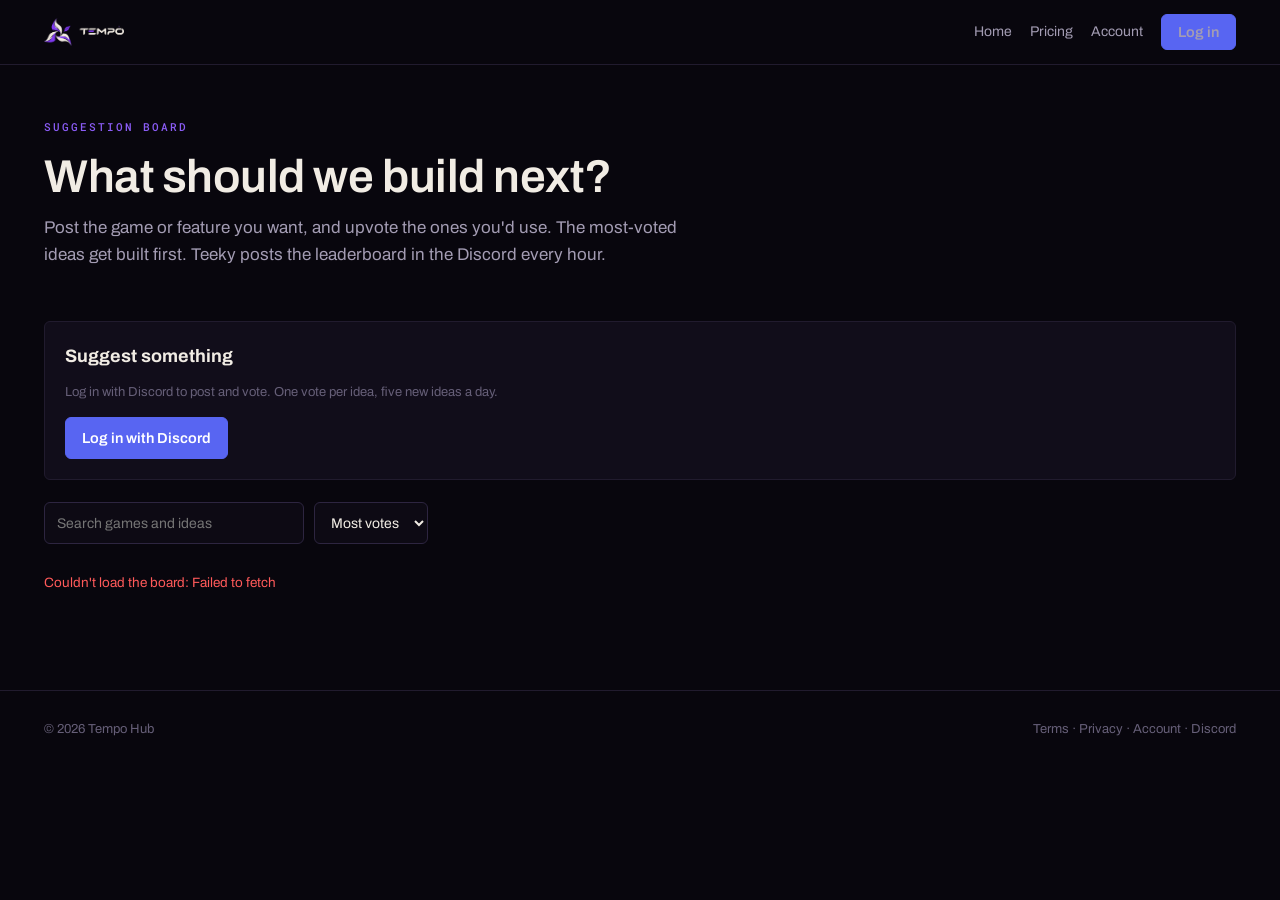
<file: board.html>
<!doctype html>
<html lang="en">
<head>
<meta charset="utf-8">
<script>(function(){var p=location.pathname;if(/\.html$/.test(p))history.replaceState(null,"",p.replace(/(index)?\.html$/,"")+location.search+location.hash)})()</script>
<meta name="viewport" content="width=device-width, initial-scale=1">
<title>Suggestion Board · Tempo Hub</title>
<meta name="description" content="Vote on the next Tempo Hub game and features. Log in with Discord, post an idea, upvote the ones you want.">
<meta name="theme-color" content="#08060d">
<link rel="icon" href="assets/tempo-icon.png">
<link href="https://fonts.googleapis.com/css2?family=Michroma&family=Archivo:wght@400;500;600;700&family=Roboto+Mono:wght@400;500&display=swap" rel="stylesheet">
<style>
:root{
  --bg:#08060d; --bg2:#0d0a14; --panel:#110d1a; --line:#211b2e; --line2:#2d2540;
  --text:#f1ece4; --dim:#a39cb3; --faint:#665f78;
  --ice:#8b5cf6; --ice2:#b49cff; --green:#3ddc84; --amber:#ffb547; --red:#ff5a5a; --violet:#f472b6;
  --r:6px;
}
*{box-sizing:border-box}
body{margin:0;background:var(--bg);color:var(--text);font:16px/1.6 Archivo,system-ui,sans-serif;-webkit-font-smoothing:antialiased}
a{color:var(--ice)}
[hidden]{display:none!important}
.wrap{max-width:1240px;margin:0 auto;padding:0 24px}
nav{border-bottom:1px solid var(--line)}
nav .wrap{height:64px;display:flex;align-items:center;justify-content:space-between;gap:16px}
.brand{display:flex;align-items:center;gap:10px;font:14px Michroma,sans-serif;letter-spacing:.14em;color:var(--text);text-decoration:none}
.brand img{height:28px;width:auto;display:block}
.navr{display:flex;align-items:center;gap:18px;font-size:14px}
.navr a{color:var(--dim);text-decoration:none}
.navr a:hover{color:var(--text)}
.who{display:flex;align-items:center;gap:10px;color:var(--dim)}
.who img,.who .ph{width:28px;height:28px;border-radius:50%;background:var(--line2);display:grid;place-items:center;font-weight:600;color:var(--text);font-size:13px}
main{padding:48px 0 96px}
.eyebrow{font:500 11px/1 "Roboto Mono",monospace;letter-spacing:.18em;text-transform:uppercase;color:var(--ice)}
h1{font-size:clamp(30px,4.6vw,46px);line-height:1.08;margin:14px 0 12px;font-weight:600;letter-spacing:-.01em}
.lead{color:var(--dim);font-size:17px;max-width:640px;margin:0}
.btn{display:inline-flex;align-items:center;justify-content:center;gap:10px;height:42px;padding:0 16px;border-radius:var(--r);font:600 14.5px Archivo,sans-serif;border:1px solid var(--line2);background:none;color:var(--text);cursor:pointer;text-decoration:none;white-space:nowrap}
.btn:hover{border-color:var(--faint)}
.btn:disabled{opacity:.4;cursor:not-allowed}
.btn-primary{background:var(--ice);color:#fff;border-color:var(--ice)}
.btn-primary:hover{background:var(--ice2);border-color:var(--ice2)}
.btn-discord{background:#5865f2;border-color:#5865f2;color:#fff}
.btn-discord:hover{background:#6d78f5;border-color:#6d78f5}
.row{display:flex;gap:10px;align-items:center;flex-wrap:wrap}
input,select,textarea{background:var(--bg2);border:1px solid var(--line2);border-radius:var(--r);color:var(--text);font:14px Archivo,sans-serif;padding:0 12px;outline:none}
input,select{height:42px}
textarea{width:100%;padding:10px 12px;resize:vertical;min-height:84px}
input:focus,select:focus,textarea:focus{border-color:var(--ice)}
.err{color:var(--red);font-size:13.5px;margin:10px 0 0}
.note{color:var(--faint);font-size:13px;margin:10px 0 0}

/* the most-wanted strip */
.top{display:flex;gap:10px;flex-wrap:wrap;margin:30px 0 8px}
.chip{display:flex;align-items:center;gap:10px;border:1px solid var(--line2);border-radius:999px;padding:7px 14px 7px 8px;background:var(--panel);font-size:14px;cursor:pointer}
.chip b{font:500 12px "Roboto Mono",monospace;background:var(--line2);border-radius:999px;padding:2px 8px;color:var(--ice2)}
.chip.on{border-color:var(--ice)}
.chip .rank{font:500 11px "Roboto Mono",monospace;color:var(--faint);padding-left:4px}

.tools{display:flex;justify-content:space-between;align-items:center;gap:12px;flex-wrap:wrap;margin:22px 0 18px}
.tools input{width:260px}

/* the board */
.board{display:grid;grid-template-columns:repeat(4,minmax(0,1fr));gap:14px;align-items:start}
.col{border:1px solid var(--line);border-radius:var(--r);background:var(--bg2);min-height:220px}
.colh{display:flex;justify-content:space-between;align-items:center;padding:13px 14px;border-bottom:1px solid var(--line)}
.colh b{font:500 11.5px "Roboto Mono",monospace;letter-spacing:.14em;text-transform:uppercase}
.colh span{font:500 11px "Roboto Mono",monospace;color:var(--faint)}
.col[data-s=open] .colh b{color:var(--ice)}
.col[data-s=planned] .colh b{color:var(--violet)}
.col[data-s=building] .colh b{color:var(--amber)}
.col[data-s=done] .colh b{color:var(--green)}
.cards{display:grid;gap:10px;padding:12px}
.card{display:grid;grid-template-columns:auto 1fr;gap:12px;border:1px solid var(--line2);border-radius:var(--r);background:var(--panel);padding:12px}
.vote{display:grid;justify-items:center;align-content:start;gap:2px;width:42px;height:52px;border:1px solid var(--line2);border-radius:var(--r);background:var(--bg2);color:var(--dim);cursor:pointer;font:500 13px "Roboto Mono",monospace;padding-top:6px}
.vote:hover{border-color:var(--faint);color:var(--text)}
.vote.on{border-color:var(--ice);color:var(--ice2);background:rgba(139,92,246,.12)}
.vote i{font-style:normal;font-size:11px;line-height:1}
.game{font:500 10.5px "Roboto Mono",monospace;letter-spacing:.1em;text-transform:uppercase;color:var(--ice)}
.title{font-weight:600;font-size:15px;line-height:1.35;margin:3px 0 4px;word-break:break-word}
.body{color:var(--dim);font-size:13.5px;line-height:1.5;white-space:pre-wrap;word-break:break-word;display:-webkit-box;-webkit-line-clamp:4;-webkit-box-orient:vertical;overflow:hidden;cursor:pointer}
.body.open{display:block}
.meta{color:var(--faint);font-size:12px;margin-top:6px}
.admin{display:flex;gap:6px;margin-top:8px}
.admin select{height:30px;font-size:12px;padding:0 6px}
.admin button{height:30px;font-size:12px;padding:0 8px;border:1px solid var(--line2);border-radius:var(--r);background:none;color:var(--red);cursor:pointer}
.empty{color:var(--faint);font-size:13.5px;padding:6px 2px}

/* the post form */
.post{border:1px solid var(--line);border-radius:var(--r);background:var(--panel);padding:20px;margin-top:22px}
.post h2{font-size:18px;margin:0 0 12px}
.post .grid2{display:grid;grid-template-columns:240px 1fr;gap:10px}

footer{border-top:1px solid var(--line);color:var(--faint);font-size:13px}
footer .wrap{padding:28px 24px 44px;display:flex;justify-content:space-between;gap:16px;flex-wrap:wrap}
footer a{color:var(--faint);text-decoration:none}
footer a:hover{color:var(--text)}
@media (max-width:1000px){.board{grid-template-columns:repeat(2,minmax(0,1fr))}}
@media (max-width:620px){.wrap{padding:0 16px}.board{grid-template-columns:1fr}.post .grid2{grid-template-columns:1fr}.tools input{width:100%}.navr .hide-s{display:none}footer .wrap{padding:28px 16px 44px}}
</style>
</head>
<body>
<nav><div class="wrap">
  <a class="brand" href="/"><img src="assets/tempo-logo.png" alt="Tempo" width="720" height="253"></a>
  <div class="navr">
    <a class="hide-s" href="/">Home</a>
    <a class="hide-s" href="/#pricing">Pricing</a>
    <a href="/dashboard">Account</a>
    <div class="who" id="who" hidden></div>
    <a class="btn btn-discord" id="loginTop" href="#" hidden style="height:36px">Log in</a>
  </div>
</div></nav>

<main><div class="wrap">
  <span class="eyebrow">Suggestion board</span>
  <h1>What should we build next?</h1>
  <p class="lead">Post the game or feature you want, and upvote the ones you'd use. The most-voted ideas get built first. Teeky posts the leaderboard in the Discord every hour.</p>

  <div class="top" id="top"></div>

  <div class="post" id="postBox">
    <h2>Suggest something</h2>
    <div id="postOut">
      <p class="note" style="margin:0 0 14px">Log in with Discord to post and vote. One vote per idea, five new ideas a day.</p>
      <a class="btn btn-discord" id="loginBtn" href="#">Log in with Discord</a>
    </div>
    <form id="postForm" hidden>
      <div class="grid2">
        <input id="pGame" maxlength="40" placeholder="Game (e.g. Deepwoken)" list="games" autocomplete="off" required>
        <input id="pTitle" maxlength="90" placeholder="Short title (e.g. Auto dungeon + auto parry)" autocomplete="off" required>
      </div>
      <textarea id="pBody" maxlength="600" placeholder="Details: what it should do, where in the game, anything that helps (optional)"></textarea>
      <div class="row" style="margin-top:10px;justify-content:space-between">
        <span class="note" id="postNote" style="margin:0">The same idea twice just adds your vote to the first one.</span>
        <button class="btn btn-primary" type="submit">Post it</button>
      </div>
      <p class="err" id="postErr" hidden></p>
    </form>
    <datalist id="games"></datalist>
  </div>

  <div class="tools">
    <div class="row">
      <input id="search" placeholder="Search games and ideas" autocomplete="off">
      <select id="sort"><option value="votes">Most votes</option><option value="new">Newest</option></select>
    </div>
    <span class="note" id="count" style="margin:0"></span>
  </div>

  <div class="board" id="board"></div>
  <p class="err" id="boardErr" hidden></p>
</div></main>

<footer><div class="wrap"><span>© 2026 Tempo Hub</span><span><a href="/terms">Terms</a> · <a href="/privacy">Privacy</a> · <a href="/dashboard">Account</a> · <a href="https://discord.gg/K7Qxnxkk46" target="_blank" rel="noopener">Discord</a></span></div></footer>

<script src="assets/shop.js"></script>
<script>
(() => {
  const API = window.TEMPO_SHOP;
  const KEY = "tempo_session"; // the same login as the dashboard
  const $ = (id) => document.getElementById(id);
  const COLS = [["open", "Suggested"], ["planned", "Planned"], ["building", "In progress"], ["done", "Done"]];
  let state = { cards: [], voted: new Set(), signedIn: false, admin: false };
  let filterGame = null;

  // text only - nothing from the server is ever parsed as HTML
  function el(tag, props, ...kids) {
    const e = document.createElement(tag);
    for (const [k, v] of Object.entries(props || {})) {
      if (k === "class") e.className = v; else if (k === "text") e.textContent = v; else e.setAttribute(k, v);
    }
    for (const k of kids) if (k != null) e.append(k);
    return e;
  }
  const token = () => { try { return localStorage.getItem(KEY); } catch { return null; } };
  const setToken = (t) => { try { t ? localStorage.setItem(KEY, t) : localStorage.removeItem(KEY); } catch {} };
  async function api(path, body) {
    const t = token();
    const r = await fetch(API + path, {
      method: body ? "POST" : "GET",
      headers: Object.assign(t ? { Authorization: "Bearer " + t } : {}, body ? { "Content-Type": "application/json" } : {}),
      body: body ? JSON.stringify(body) : undefined,
    });
    const d = await r.json().catch(() => ({}));
    if (r.status === 401) { setToken(null); state.signedIn = false; paintLogin(); throw new Error("Log in with Discord first."); }
    if (!r.ok || d.error) throw new Error(d.error || "Something went wrong. Try again.");
    return d;
  }
  const ago = (ms) => {
    const m = Math.round((Date.now() - ms) / 60000);
    if (m < 60) return m <= 1 ? "just now" : m + " min ago";
    const h = Math.round(m / 60);
    if (h < 48) return h + " h ago";
    return Math.round(h / 24) + " days ago";
  };

  function paintLogin() {
    $("postOut").hidden = state.signedIn;
    $("postForm").hidden = !state.signedIn;
    $("loginTop").hidden = state.signedIn;
  }

  async function paintWho() {
    if (!token()) return;
    try {
      const d = await api("/me");
      const u = d.user || {};
      const who = $("who");
      who.textContent = "";
      who.append(u.avatar
        ? el("img", { src: `https://cdn.discordapp.com/avatars/${u.id}/${u.avatar}.png?size=64`, alt: "" })
        : el("span", { class: "ph", text: (u.username || "?").slice(0, 1).toUpperCase() }));
      who.hidden = false;
    } catch {}
  }

  function gamesRanked() {
    const by = new Map();
    for (const c of state.cards) {
      if (c.status !== "open" && c.status !== "planned") continue;
      const k = c.game.toLowerCase();
      const g = by.get(k) || { game: c.game, votes: 0 };
      g.votes += c.votes;
      by.set(k, g);
    }
    return [...by.values()].sort((a, b) => b.votes - a.votes);
  }

  function paintTop() {
    const top = $("top");
    top.textContent = "";
    const ranked = gamesRanked();
    const list = $("games");
    list.textContent = "";
    for (const g of ranked) list.append(el("option", { value: g.game }));
    ranked.slice(0, 8).forEach((g, i) => {
      const chip = el("button", { class: "chip" + (filterGame === g.game.toLowerCase() ? " on" : ""), type: "button" },
        el("span", { class: "rank", text: "#" + (i + 1) }), el("span", { text: g.game }), el("b", { text: String(g.votes) }));
      chip.addEventListener("click", () => {
        filterGame = filterGame === g.game.toLowerCase() ? null : g.game.toLowerCase();
        paint();
      });
      top.append(chip);
    });
  }

  function cardEl(c) {
    const on = state.voted.has(c.id);
    const v = el("button", { class: "vote" + (on ? " on" : ""), type: "button", title: on ? "Take your vote back" : "Upvote" },
      el("i", { text: "▲" }), el("span", { text: String(c.votes) }));
    v.addEventListener("click", async () => {
      if (!state.signedIn) { location.href = API + "/auth/login?next=/board"; return; }
      v.disabled = true;
      try {
        const r = await api("/me/vote", { id: c.id });
        c.votes = r.votes;
        if (r.voted) state.voted.add(c.id); else state.voted.delete(c.id);
        paint();
      } catch (e) { alert(e.message); }
      v.disabled = false;
    });
    const body = c.body ? el("div", { class: "body", text: c.body }) : null;
    if (body) body.addEventListener("click", () => body.classList.toggle("open"));
    const info = el("div", {},
      el("div", { class: "game", text: c.game }),
      el("div", { class: "title", text: c.title }),
      body,
      el("div", { class: "meta", text: (c.author ? c.author + " · " : "") + ago(c.at) }));
    if (state.admin) {
      const sel = el("select", {});
      for (const [s, label] of [...COLS, ["declined", "Declined"]]) {
        const o = el("option", { value: s, text: label });
        if (s === c.status) o.selected = true;
        sel.append(o);
      }
      sel.addEventListener("change", async () => {
        try { await api("/me/admin/suggestion", { id: c.id, status: sel.value }); c.status = sel.value; paint(); } catch (e) { alert(e.message); }
      });
      const del = el("button", { type: "button", text: "Delete" });
      del.addEventListener("click", async () => {
        if (!confirm(`Delete "${c.title}"?`)) return;
        try { await api("/me/admin/suggestion", { id: c.id, delete: true }); state.cards = state.cards.filter((x) => x.id !== c.id); paint(); } catch (e) { alert(e.message); }
      });
      info.append(el("div", { class: "admin" }, sel, del));
    }
    return el("div", { class: "card" }, v, info);
  }

  function paint() {
    paintTop();
    const q = $("search").value.trim().toLowerCase();
    const sort = $("sort").value;
    const shown = state.cards.filter((c) => c.status !== "declined"
      && (!filterGame || c.game.toLowerCase() === filterGame)
      && (!q || (c.game + " " + c.title + " " + (c.body || "")).toLowerCase().includes(q)));
    shown.sort((a, b) => sort === "new" ? b.at - a.at : (b.votes - a.votes) || (b.at - a.at));
    const board = $("board");
    board.textContent = "";
    for (const [s, label] of COLS) {
      const mine = shown.filter((c) => c.status === s);
      const cards = el("div", { class: "cards" });
      if (!mine.length) cards.append(el("div", { class: "empty", text: s === "open" ? "Nothing here yet - post the first idea." : "Nothing here yet." }));
      for (const c of mine) cards.append(cardEl(c));
      board.append(el("div", { class: "col", "data-s": s },
        el("div", { class: "colh" }, el("b", { text: label }), el("span", { text: String(mine.length) })), cards));
    }
    $("count").textContent = `${shown.length} idea${shown.length === 1 ? "" : "s"}` + (filterGame ? " · filtered (click the game again to clear)" : "");
  }

  async function load() {
    try {
      const d = await api("/board");
      state = { cards: d.cards || [], voted: new Set(d.voted || []), signedIn: d.signedIn, admin: d.admin };
      if (!d.signedIn && token()) setToken(null);
      paintLogin();
      paint();
    } catch (e) {
      const b = $("boardErr");
      b.textContent = "Couldn't load the board: " + e.message;
      b.hidden = false;
    }
  }

  $("postForm").addEventListener("submit", async (e) => {
    e.preventDefault();
    const err = $("postErr");
    err.hidden = true;
    try {
      const r = await api("/me/suggest", { game: $("pGame").value, title: $("pTitle").value, body: $("pBody").value });
      $("pTitle").value = ""; $("pBody").value = "";
      $("postNote").textContent = r.duplicate ? "That idea was already on the board - your vote went to it." : "Posted. Share the board so people vote for it.";
      await load();
    } catch (ex) { err.textContent = ex.message; err.hidden = false; }
  });
  $("search").addEventListener("input", paint);
  $("sort").addEventListener("change", paint);

  // the Worker sends people back here with #s=<token> after the Discord login
  const h = new URLSearchParams(location.hash.slice(1));
  if (h.get("s")) setToken(h.get("s"));
  if (h.has("s") || h.has("error")) history.replaceState(null, "", location.pathname);
  $("loginBtn").href = $("loginTop").href = API + "/auth/login?next=/board";

  paintLogin();
  load();
  paintWho();
})();
</script>
</body>
</html>
</file>
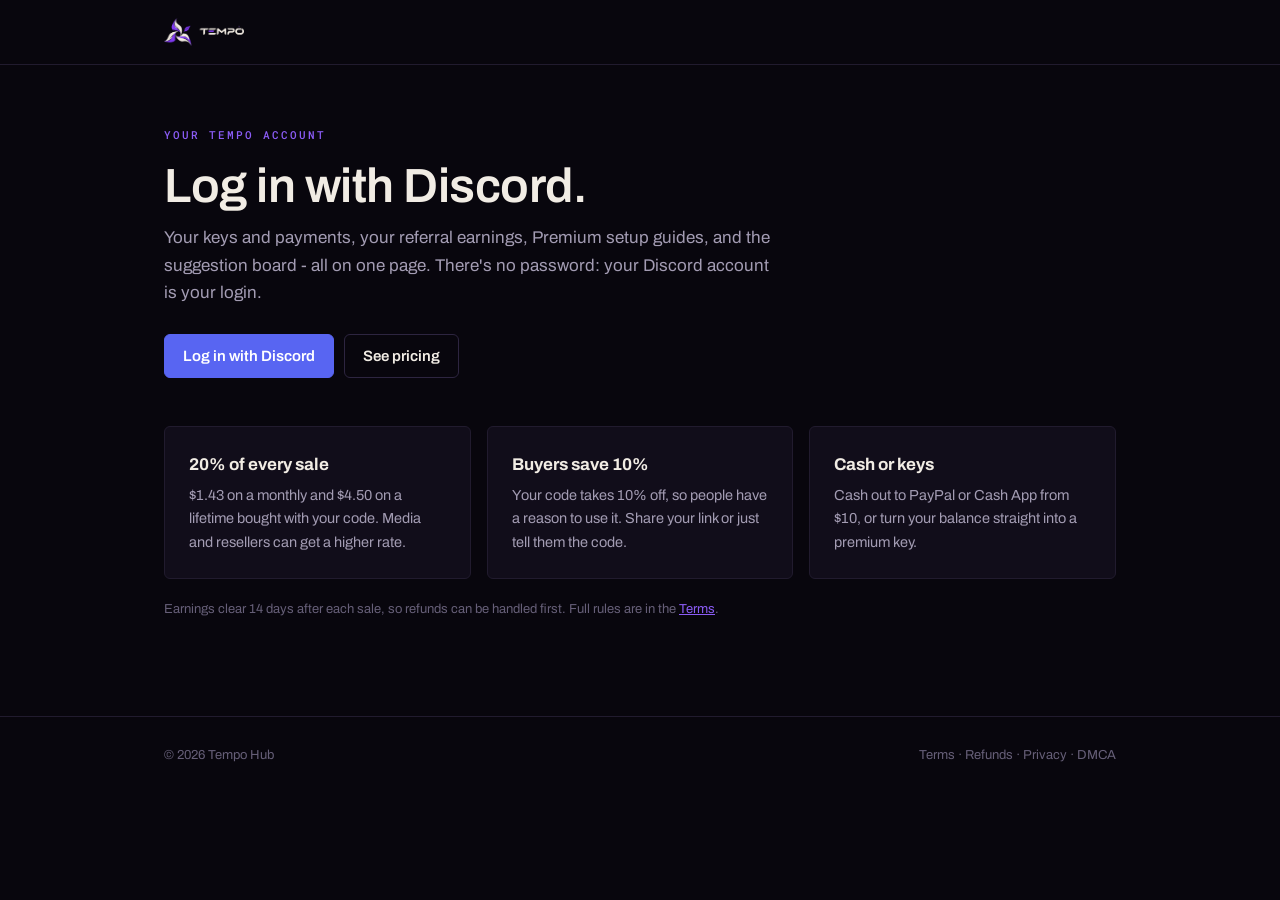
<file: dashboard.html>
<!doctype html>
<html lang="en">
<head>
<meta charset="utf-8">
<script>(function(){var p=location.pathname;if(/\.html$/.test(p))history.replaceState(null,"",p.replace(/(index)?\.html$/,"")+location.search+location.hash)})()</script>
<meta name="viewport" content="width=device-width, initial-scale=1">
<title>Account · Tempo Hub</title>
<meta name="description" content="Share your Tempo Hub code. Buyers get 10% off, you get 20% of every sale.">
<meta name="theme-color" content="#08060d">
<link rel="icon" href="assets/tempo-icon.png">
<link href="https://fonts.googleapis.com/css2?family=Michroma&family=Archivo:wght@400;500;600;700&family=Roboto+Mono:wght@400;500&display=swap" rel="stylesheet">
<style>
:root{
  --bg:#08060d; --bg2:#0d0a14; --panel:#110d1a; --line:#211b2e; --line2:#2d2540;
  --text:#f1ece4; --dim:#a39cb3; --faint:#665f78;
  --ice:#8b5cf6; --ice2:#b49cff; --green:#3ddc84; --amber:#ffb547; --red:#ff5a5a;
  --r:6px;
}
*{box-sizing:border-box}
body{margin:0;background:var(--bg);color:var(--text);font:16px/1.6 Archivo,system-ui,sans-serif;-webkit-font-smoothing:antialiased}
a{color:var(--ice)}
[hidden]{display:none!important}
.wrap{max-width:1000px;margin:0 auto;padding:0 24px}
nav{border-bottom:1px solid var(--line)}
nav .wrap{height:64px;display:flex;align-items:center;justify-content:space-between;gap:16px}
.brand{display:flex;align-items:center;gap:10px;font:14px Michroma,sans-serif;letter-spacing:.14em;color:var(--text);text-decoration:none}
.brand img{height:28px;width:auto;display:block}
.who{display:flex;align-items:center;gap:12px;color:var(--dim);font-size:14px}
.who img,.who .ph{width:30px;height:30px;border-radius:50%;background:var(--line2);display:grid;place-items:center;font-weight:600;color:var(--text)}
.linkbtn{background:none;border:0;color:var(--dim);font:inherit;font-size:14px;cursor:pointer;text-decoration:underline;text-underline-offset:3px;padding:0}
main{padding:56px 0 96px}
.eyebrow{font:500 11px/1 "Roboto Mono",monospace;letter-spacing:.18em;text-transform:uppercase;color:var(--ice)}
h1{font-size:clamp(32px,5vw,48px);line-height:1.08;margin:14px 0 12px;font-weight:600;letter-spacing:-.01em}
h2{font-size:19px;margin:0 0 14px;font-weight:600}
.lead{color:var(--dim);font-size:17px;max-width:620px;margin:0}
.btn{display:inline-flex;align-items:center;justify-content:center;gap:10px;height:44px;padding:0 18px;border-radius:var(--r);font:600 15px Archivo,sans-serif;border:1px solid var(--line2);background:none;color:var(--text);cursor:pointer;text-decoration:none;white-space:nowrap}
.btn:hover{border-color:var(--faint)}
.btn:disabled{opacity:.4;cursor:not-allowed}
.btn-primary{background:var(--ice);color:#fff;border-color:var(--ice)}
.btn-primary:hover{background:var(--ice2);border-color:var(--ice2)}
.btn-discord{background:#5865f2;border-color:#5865f2;color:#fff}
.btn-discord:hover{background:#6d78f5;border-color:#6d78f5}
.card{border:1px solid var(--line);border-radius:var(--r);background:var(--panel);padding:24px}
.grid{display:grid;gap:16px}
.g3{grid-template-columns:repeat(3,1fr)}
.g2{grid-template-columns:1fr 1fr}
.g5{grid-template-columns:repeat(5,1fr)}
@media (max-width:860px){.g3,.g2{grid-template-columns:1fr}.g5{grid-template-columns:1fr 1fr}}
.point b{display:block;font-size:17px;margin-bottom:6px}
.point p{color:var(--dim);font-size:14.5px;margin:0}
.big{font:500 34px/1.1 "Roboto Mono",monospace;letter-spacing:.04em}
.label{font:500 11px "Roboto Mono",monospace;letter-spacing:.14em;text-transform:uppercase;color:var(--faint);margin-bottom:8px}
.stat .v{font:500 24px "Roboto Mono",monospace}
.stat .s{color:var(--faint);font-size:12.5px;margin-top:2px}
.stat.hi .v{color:var(--green)}
.row{display:flex;gap:10px;align-items:center;flex-wrap:wrap}
.copyrow{display:flex;border:1px solid var(--line2);border-radius:var(--r);overflow:hidden;background:var(--bg2);margin-top:14px}
.copyrow code{flex:1;padding:11px 14px;font:13.5px "Roboto Mono",monospace;color:var(--ice2);overflow-x:auto;white-space:nowrap}
.copyrow button{border:0;border-left:1px solid var(--line2);background:var(--panel);color:var(--dim);font:500 11px "Roboto Mono",monospace;letter-spacing:.12em;text-transform:uppercase;padding:0 16px;cursor:pointer}
.copyrow button:hover{color:var(--text)}
input,select{height:42px;background:var(--bg2);border:1px solid var(--line2);border-radius:var(--r);color:var(--text);font:14px Archivo,sans-serif;padding:0 12px;outline:none}
input:focus,select:focus{border-color:var(--ice)}
input.code{font:500 14px "Roboto Mono",monospace;letter-spacing:.08em;text-transform:uppercase;width:190px}
textarea{width:100%;margin-top:10px;background:var(--bg2);border:1px solid var(--line2);border-radius:var(--r);color:var(--text);font:13px "Roboto Mono",monospace;padding:10px 12px;outline:none;resize:vertical}
textarea:focus{border-color:var(--ice)}
.note{color:var(--faint);font-size:13px;margin:10px 0 0}
.err{color:var(--red);font-size:13.5px;margin:10px 0 0}
.ok{color:var(--green)}
table{width:100%;border-collapse:collapse;font-size:14px}
th{text-align:left;font:500 11px "Roboto Mono",monospace;letter-spacing:.12em;text-transform:uppercase;color:var(--faint);padding:0 10px 10px 0;border-bottom:1px solid var(--line)}
td{padding:11px 10px 11px 0;border-bottom:1px solid var(--line);color:var(--dim);vertical-align:top}
td.m{font-family:"Roboto Mono",monospace;color:var(--text)}
.tag{font:500 10.5px "Roboto Mono",monospace;letter-spacing:.1em;text-transform:uppercase}
.tag.pend{color:var(--amber)}.tag.clear{color:var(--green)}.tag.void{color:var(--red)}
.keycode{font:13px "Roboto Mono",monospace;color:var(--ice2);word-break:break-all}
.scroll{overflow-x:auto}
section{margin-top:28px}
.empty{color:var(--faint);font-size:14px}
footer{border-top:1px solid var(--line);color:var(--faint);font-size:13px}
footer .wrap{padding:28px 24px 44px;display:flex;justify-content:space-between;gap:16px;flex-wrap:wrap}
footer a{color:var(--faint);text-decoration:none}
footer a:hover{color:var(--text)}
.guides{display:grid;grid-template-columns:repeat(auto-fill,minmax(260px,1fr));gap:12px;margin-top:4px}
.guide{border:1px solid var(--line2);border-radius:var(--r);background:var(--bg2);padding:18px;display:grid;gap:6px;align-content:start}
.guide b{font-size:16.5px}
.guide p{color:var(--dim);font-size:14px;margin:0 0 8px}
.guideview{margin-top:20px;border:1px solid var(--line2);border-radius:var(--r);overflow:hidden;background:var(--bg2)}
.guideview .bar{display:flex;justify-content:space-between;align-items:center;gap:12px;padding:10px 14px;border-bottom:1px solid var(--line2)}
.guideview .bar b{font-size:14.5px}
.guideview iframe{display:block;width:100%;height:900px;border:0;background:#0f1116}
@media (max-width:520px){.wrap{padding:0 16px}footer .wrap{padding:28px 16px 44px}.big{font-size:28px}}
</style>
</head>
<body>
<nav><div class="wrap">
  <a class="brand" href="/"><img src="assets/tempo-logo.png" alt="Tempo" width="720" height="253"></a>
  <div class="who" id="who" hidden></div>
</div></nav>

<main><div class="wrap">

  <!-- signed out -->
  <div id="out">
    <span class="eyebrow">Your Tempo account</span>
    <h1>Log in with Discord.</h1>
    <p class="lead">Your keys and payments, your referral earnings, Premium setup guides, and the suggestion board - all on one page. There's no password: your Discord account is your login.</p>
    <div class="row" style="margin-top:28px">
      <a class="btn btn-discord" id="loginBtn" href="#">Log in with Discord</a>
      <a class="btn" href="/#pricing">See pricing</a>
    </div>
    <p class="err" id="outErr" hidden></p>
    <div class="grid g3" style="margin-top:48px">
      <div class="card point"><b>20% of every sale</b><p>$1.43 on a monthly and $4.50 on a lifetime bought with your code. Media and resellers can get a higher rate.</p></div>
      <div class="card point"><b>Buyers save 10%</b><p>Your code takes 10% off, so people have a reason to use it. Share your link or just tell them the code.</p></div>
      <div class="card point"><b>Cash or keys</b><p>Cash out to PayPal or Cash App from $10, or turn your balance straight into a premium key.</p></div>
    </div>
    <p class="note" style="margin-top:20px">Earnings clear 14 days after each sale, so refunds can be handled first. Full rules are in the <a href="/terms#affiliates">Terms</a>.</p>
  </div>

  <!-- signed in -->
  <div id="in" hidden>
    <span class="eyebrow">Your dashboard</span>
    <h1 id="hello">Your code</h1>

    <!-- your premium: keys + payments (orders bought on this Discord account) -->
    <section class="card" id="premCard" style="margin-top:0;margin-bottom:28px">
      <div class="row" style="justify-content:space-between">
        <h2 style="margin:0">Your Premium</h2>
        <a class="btn" href="/#pricing" id="premBuy">Get Premium</a>
      </div>
      <div id="premKeys" style="margin-top:14px"></div>
      <details id="premPayWrap" style="margin-top:16px" hidden>
        <summary class="label" style="cursor:pointer">Payments</summary>
        <div class="scroll"><table id="premPay"></table></div>
      </details>
    </section>

    <!-- suggestion board -->
    <section class="card" style="margin-top:0;margin-bottom:28px">
      <div class="row" style="justify-content:space-between">
        <div><h2 style="margin:0 0 4px">Suggestion board</h2><p class="note" style="margin:0">Post the game or feature you want next and vote on everyone else's. The top ideas get built first.</p></div>
        <a class="btn btn-primary" href="/board">Open the board</a>
      </div>
    </section>

    <div class="card">
      <div class="label">Your code</div>
      <div class="row" style="justify-content:space-between">
        <div class="big" id="code">—</div>
        <form class="row" id="codeForm">
          <input class="code" id="codeInput" maxlength="16" placeholder="New code" spellcheck="false" autocomplete="off">
          <button class="btn" type="submit">Change</button>
        </form>
      </div>
      <div class="copyrow"><code id="link"></code><button type="button" data-copy="link">Copy</button></div>
      <p class="note" id="rateNote"></p>
      <p class="err" id="codeErr" hidden></p>
    </div>

    <!-- premium guides (shown once /me/guides answers) -->
    <section class="card" id="guidesCard" hidden>
      <span class="eyebrow">Premium</span>
      <h2 style="margin-top:10px">Guides</h2>
      <p class="note" id="guidesNote" style="margin:0 0 14px"></p>
      <div class="guides" id="guideList"></div>
      <a class="btn btn-primary" id="guidesBuy" href="/#pricing" hidden>Get Premium</a>
      <p class="err" id="guideErr" hidden></p>
      <div class="guideview" id="guideView" hidden>
        <div class="bar"><b id="guideTitle"></b><button class="linkbtn" id="guideClose" type="button">Close</button></div>
        <iframe id="guideFrame" title="Guide" sandbox="allow-same-origin allow-popups allow-popups-to-escape-sandbox"></iframe>
      </div>
    </section>

    <section class="grid g5" id="stats"></section>

    <section class="grid g2">
      <div class="card">
        <h2>Cash out</h2>
        <form class="row" id="methodForm">
          <select id="method"><option value="paypal">PayPal</option><option value="cashapp">Cash App</option></select>
          <input id="handle" maxlength="100" placeholder="PayPal email or $Cashtag" style="flex:1;min-width:170px">
          <button class="btn" type="submit">Save</button>
        </form>
        <div class="row" style="margin-top:14px">
          <button class="btn btn-primary" id="cashBtn" type="button">Cash out</button>
        </div>
        <p class="note" id="cashNote"></p>
        <p class="err" id="cashErr" hidden></p>
      </div>
      <div class="card">
        <h2>Turn it into premium</h2>
        <p class="note" style="margin:0 0 14px">Uses your available balance. The key shows up below right away.</p>
        <div class="row">
          <button class="btn" id="keyMonthly" type="button">Monthly key</button>
          <button class="btn" id="keyLifetime" type="button">Lifetime key</button>
        </div>
        <p class="err" id="keyErr" hidden></p>
      </div>
    </section>

    <section class="card">
      <h2>Sales with your code</h2>
      <div class="scroll"><table id="sales"></table></div>
    </section>

    <section class="card">
      <h2>Payouts and keys</h2>
      <div class="scroll"><table id="payouts"></table></div>
    </section>

    <!-- admin only (ADMIN_DISCORD_IDS on the shop) -->
    <section class="card" id="adminCard" hidden>
      <span class="eyebrow">Admin</span>
      <h2 style="margin-top:10px">Key stock</h2>
      <div class="grid g5" id="adminStock"></div>
      <div class="grid g2" style="margin-top:20px">
        <div>
          <div class="label">Restock</div>
          <form class="row" id="restockForm">
            <select id="restockPlan"></select>
            <input id="restockCount" type="number" min="1" max="100" value="20" style="width:90px">
            <button class="btn btn-primary" type="submit">Restock</button>
          </form>
          <p class="note" id="restockNote">Teeky makes the keys in Luarmor and adds them, usually within a minute.</p>
          <p class="err" id="restockErr" hidden></p>
        </div>
        <div>
          <div class="label">Add keys you already have</div>
          <form id="addKeysForm">
            <div class="row"><select id="addPlan"></select><button class="btn" type="submit">Add keys</button></div>
            <textarea id="addKeys" rows="4" placeholder="One key per line" spellcheck="false"></textarea>
          </form>
          <p class="note" id="addNote"></p>
          <p class="err" id="addErr" hidden></p>
        </div>
      </div>
      <div class="label" style="margin-top:20px">Recent restocks</div>
      <div class="scroll"><table id="restocks"></table></div>
    </section>

    <p class="note" style="margin-top:24px">You can't earn from your own purchases. Say it's your referral link when you post it. Full rules are in the <a href="/terms#affiliates">Terms</a>.</p>
  </div>

</div></main>

<footer><div class="wrap"><span>© 2026 Tempo Hub</span><span><a href="/terms">Terms</a> · <a href="/refunds">Refunds</a> · <a href="/privacy">Privacy</a> · <a href="/dmca">DMCA</a></span></div></footer>

<script src="assets/shop.js"></script>
<script>
(() => {
  const API = window.TEMPO_SHOP;
  const KEY = "tempo_session";
  const $ = (id) => document.getElementById(id);
  const money = (c) => "$" + ((c || 0) / 100).toFixed(2);
  const date = (ms) => new Date(ms).toLocaleDateString(undefined, { month: "short", day: "numeric" });
  let data = null;

  // Builds elements with text only, so nothing from the server is ever parsed as HTML.
  function el(tag, props, ...kids) {
    const e = document.createElement(tag);
    for (const [k, v] of Object.entries(props || {})) {
      if (k === "class") e.className = v; else if (k === "text") e.textContent = v; else e.setAttribute(k, v);
    }
    for (const k of kids) if (k != null) e.append(k);
    return e;
  }

  function token() { try { return localStorage.getItem(KEY); } catch { return null; } }
  function setToken(t) { try { t ? localStorage.setItem(KEY, t) : localStorage.removeItem(KEY); } catch {} }

  async function api(path, body) {
    const r = await fetch(API + path, {
      method: body ? "POST" : "GET",
      headers: Object.assign({ Authorization: "Bearer " + token() }, body ? { "Content-Type": "application/json" } : {}),
      body: body ? JSON.stringify(body) : undefined,
    });
    const d = await r.json().catch(() => ({}));
    if (r.status === 401) { setToken(null); showOut(); throw new Error("Signed out. Log in again."); }
    if (!r.ok) throw new Error(d.error || "Something went wrong. Try again.");
    return d;
  }

  function showErr(id, msg) { const e = $(id); e.textContent = msg || ""; e.hidden = !msg; }

  function showOut(err) {
    $("in").hidden = true; $("out").hidden = false; $("who").hidden = true;
    const msgs = {
      cancelled: "Login was cancelled.",
      expired: "That login took too long. Try again.",
      discord: "Discord didn't let us in. Try again.",
    };
    showErr("outErr", err ? msgs[err] || "Couldn't log you in. Try again." : "");
  }

  function stat(label, value, sub, hi) {
    return el("div", { class: "card stat" + (hi ? " hi" : "") }, el("div", { class: "label", text: label }), el("div", { class: "v", text: value }), sub ? el("div", { class: "s", text: sub }) : null);
  }

  // YOUR PREMIUM: one row per key, with its plan and how long it runs
  function renderPremium(pr) {
    const box = $("premKeys");
    box.textContent = "";
    const orders = pr.orders || [];
    $("premBuy").textContent = orders.length ? "Extend or upgrade" : "Get Premium";
    if (!orders.length) {
      box.append(el("p", { class: "empty", text: "No purchases on this Discord account yet. Bought before logging in, or with another account? Open a ticket in the Discord and we'll link it." }));
    }
    for (const o of orders) {
      const now = Date.now();
      let status, cls;
      if (!o.paidUntil) { status = "Lifetime"; cls = "clear"; }
      else if (o.renews && o.paidUntil > now) { status = "Renews " + date(o.paidUntil); cls = "clear"; }
      else if (o.paidUntil > now) { status = "Ends " + date(o.paidUntil); cls = "pend"; }
      else { status = "Expired " + date(o.paidUntil); cls = "void"; }
      const keyId = "pk" + Math.random().toString(36).slice(2);
      const keyRow = o.key
        ? el("div", { class: "copyrow", style: "margin-top:10px" }, el("code", { id: keyId, text: o.key }), (() => {
            const b = el("button", { type: "button", text: "Copy" });
            b.addEventListener("click", async () => {
              try { await navigator.clipboard.writeText(o.key); } catch {}
              b.textContent = "Copied";
              setTimeout(() => { b.textContent = "Copy"; }, 1500);
            });
            return b;
          })())
        : el("p", { class: "note", text: "Your key is on its way - refresh in a minute." });
      box.append(el("div", { style: "padding:14px 0;border-top:1px solid var(--line)" },
        el("div", { class: "row", style: "justify-content:space-between" },
          el("b", { text: o.name }),
          el("span", { class: "tag " + cls, text: status })),
        el("div", { class: "note", style: "margin-top:2px", text: "Bought " + date(o.at) + (o.canceled ? " · auto-renew is off" : "") }),
        keyRow));
    }
    const pays = pr.payments || [];
    $("premPayWrap").hidden = !pays.length;
    const t = $("premPay");
    t.textContent = "";
    if (pays.length) {
      t.append(el("tr", {}, el("th", { text: "Date" }), el("th", { text: "Plan" }), el("th", { text: "Amount" }), el("th", { text: "Type" })));
      for (const x of pays) {
        t.append(el("tr", {}, el("td", { text: date(x.at) }), el("td", { text: PLAN_NAME[x.plan] || x.plan }),
          el("td", { class: "m", text: x.amount != null ? money(x.amount) : "-" }), el("td", { text: x.kind === "renewal" ? "Renewal" : "Purchase" })));
      }
    }
  }

  function render(d) {
    data = d;
    $("out").hidden = true; $("in").hidden = false;

    const who = $("who");
    who.textContent = "";
    const u = d.user || {};
    const pic = u.avatar
      ? el("img", { src: `https://cdn.discordapp.com/avatars/${u.id}/${u.avatar}.png?size=64`, alt: "" })
      : el("span", { class: "ph", text: (u.username || "?").slice(0, 1).toUpperCase() });
    const out = el("button", { class: "linkbtn", type: "button", text: "Log out" });
    out.addEventListener("click", async () => { try { await api("/me/logout", {}); } catch {} setToken(null); showOut(); });
    who.append(pic, el("span", { text: u.username || "" }), out);
    who.hidden = false;

    renderPremium(d.premium || { orders: [], payments: [] });

    const a = d.affiliate, p = d.program, b = d.balance;
    $("hello").textContent = u.username ? `Hey ${u.username}` : "Your code";
    $("code").textContent = a.code;
    $("link").textContent = d.link;
    $("rateNote").textContent = `Buyers get ${p.discount}% off with it, and you get ${a.rate}% of what they pay.` + (a.kind !== "member" ? ` (${a.kind} rate)` : "");

    const s = $("stats");
    s.textContent = "";
    s.append(
      stat("Link clicks", String(d.clicks.month), "last 30 days"),
      stat("Sales", String(b.sales), "all time"),
      stat("Pending", money(b.pending), `clears ${p.holdDays} days after each sale`),
      stat("Available", money(b.available), "ready to use", true),
      stat("Paid out", money(b.paid), b.requested ? `${money(b.requested)} on the way` : "cash and keys"),
    );

    if (a.payoutMethod) $("method").value = a.payoutMethod;
    $("handle").value = a.payoutHandle || "";
    const cash = $("cashBtn");
    cash.textContent = b.available ? `Cash out ${money(b.available)}` : "Cash out";
    cash.disabled = !!b.requested || b.available < p.minCash || !a.payoutMethod;
    $("cashNote").textContent = b.requested
      ? `A cash-out of ${money(b.requested)} is being sent. You'll get a DM when it's paid.`
      : !a.payoutMethod
      ? "Add where to send it first."
      : b.available < p.minCash
      ? `Cash-outs start at ${money(p.minCash)}.`
      : `Sent by hand to your ${p.methods[a.payoutMethod]}, usually within 3 days.`;

    const PLAN_LABEL = { daily: "Daily", weekly: "Weekly", monthly: "Monthly", lifetime: "Lifetime" };
    for (const [id, plan, name] of [["keyMonthly", "monthly", "Monthly"], ["keyLifetime", "lifetime", "Lifetime"]]) {
      const btn = $(id);
      btn.textContent = `${name} key · ${money(p.prices[plan])}`;
      btn.disabled = b.available < p.prices[plan];
    }

    const sales = $("sales");
    sales.textContent = "";
    if (!d.recent.length) {
      sales.append(el("tr", {}, el("td", { class: "empty", text: "No sales yet. Share your link and they'll show up here." })));
    } else {
      sales.append(el("tr", {}, ...["Date", "Plan", "They paid", "You get", "Status"].map((h) => el("th", { text: h }))));
      for (const r of d.recent) {
        const st = r.status === "void"
          ? el("span", { class: "tag void", text: "Refunded" })
          : r.clearsAt > Date.now()
          ? el("span", { class: "tag pend", text: "Clears " + date(r.clearsAt) })
          : el("span", { class: "tag clear", text: "Cleared" });
        sales.append(el("tr", {},
          el("td", { text: date(r.at) }),
          el("td", { text: PLAN_LABEL[r.plan] || r.plan }),
          el("td", { class: "m", text: money(r.amount) }),
          el("td", { class: "m", text: money(r.cents) }),
          el("td", {}, st)));
      }
    }

    const pay = $("payouts");
    pay.textContent = "";
    if (!d.payouts.length) {
      pay.append(el("tr", {}, el("td", { class: "empty", text: "Nothing yet." })));
    } else {
      pay.append(el("tr", {}, ...["Date", "What", "Amount", "Status"].map((h) => el("th", { text: h }))));
      for (const r of d.payouts) {
        const what = r.kind === "key"
          ? el("div", {}, el("div", { text: (PLAN_LABEL[r.plan] || r.plan) + " key" }), r.key ? el("div", { class: "keycode", text: r.key }) : null)
          : el("div", { text: "Cash via " + (p.methods[r.method] || r.method) });
        const st = r.status === "paid"
          ? el("span", { class: "tag clear", text: r.kind === "key" ? "Delivered" : "Paid" })
          : r.status === "requested"
          ? el("span", { class: "tag pend", text: "Sending" })
          : el("span", { class: "tag void", text: r.note === "out of stock" ? "Out of stock, refunded" : "Declined" });
        pay.append(el("tr", {}, el("td", { text: date(r.at) }), el("td", {}, what), el("td", { class: "m", text: money(r.cents) }), el("td", {}, st)));
      }
    }
  }

  // ---- admin (only shown when the shop says this login is an admin)
  const PLAN_NAME = { daily: "Daily", weekly: "Weekly", monthly: "Monthly", lifetime: "Lifetime", hider: "Username Hider" };
  const NON_LUARMOR = { hider: true };   // paste keys only; Teeky can't make these
  let adminTimer = null;
  function renderAdmin(a) {
    $("adminCard").hidden = false;
    const st = $("adminStock");
    st.textContent = "";
    for (const p of a.plans) st.append(stat(PLAN_NAME[p] || p, String(a.stock[p] || 0), "in stock", (a.stock[p] || 0) >= 5));
    st.append(stat("Waiting", String(a.stock.waiting || 0), "paid, no key yet", false));
    for (const id of ["restockPlan", "addPlan"]) {
      const sel = $(id);
      if (!sel.options.length) for (const p of a.plans) sel.append(el("option", { value: p, text: PLAN_NAME[p] || p }));
    }
    // Restock dropdown shows only Luarmor plans; paste-keys shows all.
    const r = $("restockPlan");
    if (r.options.length === a.plans.length) {
      r.textContent = "";
      for (const p of a.plans) if (!NON_LUARMOR[p]) r.append(el("option", { value: p, text: PLAN_NAME[p] || p }));
    }
    $("restockNote").textContent = "Teeky makes the keys in Luarmor and adds them, usually within a minute. The Username Hider isn't a Luarmor plan: paste its keys below instead.";
    const t = $("restocks");
    t.textContent = "";
    if (!a.requests.length) {
      t.append(el("tr", {}, el("td", { class: "empty", text: "No restocks from here yet." })));
    } else {
      t.append(el("tr", {}, ...["Asked", "Plan", "Count", "Status"].map((h) => el("th", { text: h }))));
      for (const r of a.requests) {
        const status = r.done_at
          ? el("span", { class: "tag " + (r.added ? "clear" : "void"), text: `Added ${r.added || 0}` + (r.result && /then:/.test(r.result) ? " (stopped early)" : "") })
          : el("span", { class: "tag pend", text: "Queued" });
        t.append(el("tr", {}, el("td", { text: date(r.created_at) }), el("td", { text: PLAN_NAME[r.plan] || r.plan }),
          el("td", { class: "m", text: String(r.count) }), el("td", {}, status)));
      }
    }
    // while a restock is queued, refresh every 15 s so it flips to done by itself
    clearTimeout(adminTimer);
    if (a.requests.some((r) => !r.done_at)) adminTimer = setTimeout(loadAdmin, 15000);
  }
  async function loadAdmin() {
    try { renderAdmin(await api("/me/admin")); } catch (e) { showErr("restockErr", e.message); }
  }

  // ---- premium guides: the shop only lists and hands them out to people with
  // the Premium role. The guide is shown in a sandboxed frame with no scripts.
  async function loadGuides() {
    let g;
    try { g = await api("/me/guides"); } catch { return; }
    const list = $("guideList");
    list.textContent = "";
    $("guidesCard").hidden = false;
    $("guidesBuy").hidden = g.premium;
    $("guidesNote").textContent = g.premium
      ? "Step-by-step setups for premium features. Only Premium members can open these."
      : "Setup guides for premium features show up here once you have the Premium role in our Discord.";
    for (const x of g.guides) {
      const open = el("button", { class: "btn btn-primary", type: "button", text: "Open guide" });
      open.addEventListener("click", () => openGuide(x.slug, open));
      list.append(el("div", { class: "guide" }, el("div", { class: "label", text: x.game }), el("b", { text: x.title }), el("p", { text: x.blurb }), el("div", {}, open)));
    }
  }
  let guideObs = null;
  async function openGuide(slug, btn) {
    showErr("guideErr", "");
    btn.disabled = true;
    try {
      const d = await api("/me/guide/" + encodeURIComponent(slug));
      const f = $("guideFrame");
      f.onload = () => {
        try {
          const doc = f.contentDocument;
          const fit = () => { f.style.height = doc.documentElement.scrollHeight + "px"; };
          fit();
          if (guideObs) guideObs.disconnect();
          guideObs = new ResizeObserver(fit);
          guideObs.observe(doc.body);
        } catch {}
      };
      f.srcdoc = d.html;
      $("guideTitle").textContent = d.title;
      $("guideView").hidden = false;
      $("guideView").scrollIntoView({ behavior: "smooth", block: "start" });
    } catch (e) { showErr("guideErr", e.message); }
    btn.disabled = false;
  }
  $("guideClose").addEventListener("click", () => {
    $("guideView").hidden = true;
    $("guideFrame").srcdoc = "";
    if (guideObs) guideObs.disconnect();
  });

  async function load() {
    try {
      const d = await api("/me");
      render(d);
      loadGuides();
      if (d.admin) loadAdmin();
    } catch (e) { if (token()) showErr("outErr", e.message); }
  }

  // Login: the Worker sends people back with #s=<token> or #error=<why>.
  const h = new URLSearchParams(location.hash.slice(1));
  if (h.get("s")) setToken(h.get("s"));
  if (h.has("s") || h.has("error")) history.replaceState(null, "", location.pathname);
  $("loginBtn").href = API + "/auth/login";

  $("codeForm").addEventListener("submit", async (e) => {
    e.preventDefault();
    showErr("codeErr", "");
    const code = $("codeInput").value.trim();
    if (!code) return;
    if (data && data.clicks.all > 0 && !confirm("Links with your old code will stop working. Change it?")) return;
    try { render(await api("/me/code", { code })); $("codeInput").value = ""; } catch (err) { showErr("codeErr", err.message); }
  });
  $("methodForm").addEventListener("submit", async (e) => {
    e.preventDefault();
    showErr("cashErr", "");
    try { render(await api("/me/payout-method", { method: $("method").value, handle: $("handle").value })); } catch (err) { showErr("cashErr", err.message); }
  });
  $("cashBtn").addEventListener("click", async () => {
    showErr("cashErr", "");
    if (!confirm(`Cash out ${money(data.balance.available)} to ${data.affiliate.payoutHandle}?`)) return;
    try { render(await api("/me/payout", { kind: "cash" })); } catch (err) { showErr("cashErr", err.message); }
  });
  for (const [id, plan] of [["keyMonthly", "monthly"], ["keyLifetime", "lifetime"]]) {
    $(id).addEventListener("click", async () => {
      showErr("keyErr", "");
      if (!confirm(`Use ${money(data.program.prices[plan])} of your balance for a ${plan} key?`)) return;
      try { render(await api("/me/payout", { kind: "key", plan })); } catch (err) { showErr("keyErr", err.message); }
    });
  }
  $("restockForm").addEventListener("submit", async (e) => {
    e.preventDefault();
    showErr("restockErr", "");
    const plan = $("restockPlan").value, count = Number($("restockCount").value);
    if (!confirm(`Make ${count} new ${PLAN_NAME[plan] || plan} key(s) in Luarmor?`)) return;
    try { renderAdmin(await api("/me/admin/restock", { plan, count })); } catch (err) { showErr("restockErr", err.message); }
  });
  $("addKeysForm").addEventListener("submit", async (e) => {
    e.preventDefault();
    showErr("addErr", "");
    $("addNote").textContent = "";
    try {
      const a = await api("/me/admin/keys", { plan: $("addPlan").value, keys: $("addKeys").value });
      renderAdmin(a);
      $("addKeys").value = "";
      $("addNote").textContent = `Added ${a.lastAdd.added} key(s)` + (a.lastAdd.filled ? `, ${a.lastAdd.filled} waiting order(s) filled.` : ".");
    } catch (err) { showErr("addErr", err.message); }
  });
  document.querySelectorAll("[data-copy]").forEach((b) => b.addEventListener("click", async () => {
    const text = $(b.dataset.copy).textContent;
    try { await navigator.clipboard.writeText(text); } catch {}
    b.textContent = "Copied";
    setTimeout(() => { b.textContent = "Copy"; }, 1500);
  }));

  if (token()) load(); else showOut(h.get("error"));
})();
</script>
</body>
</html>
</file>
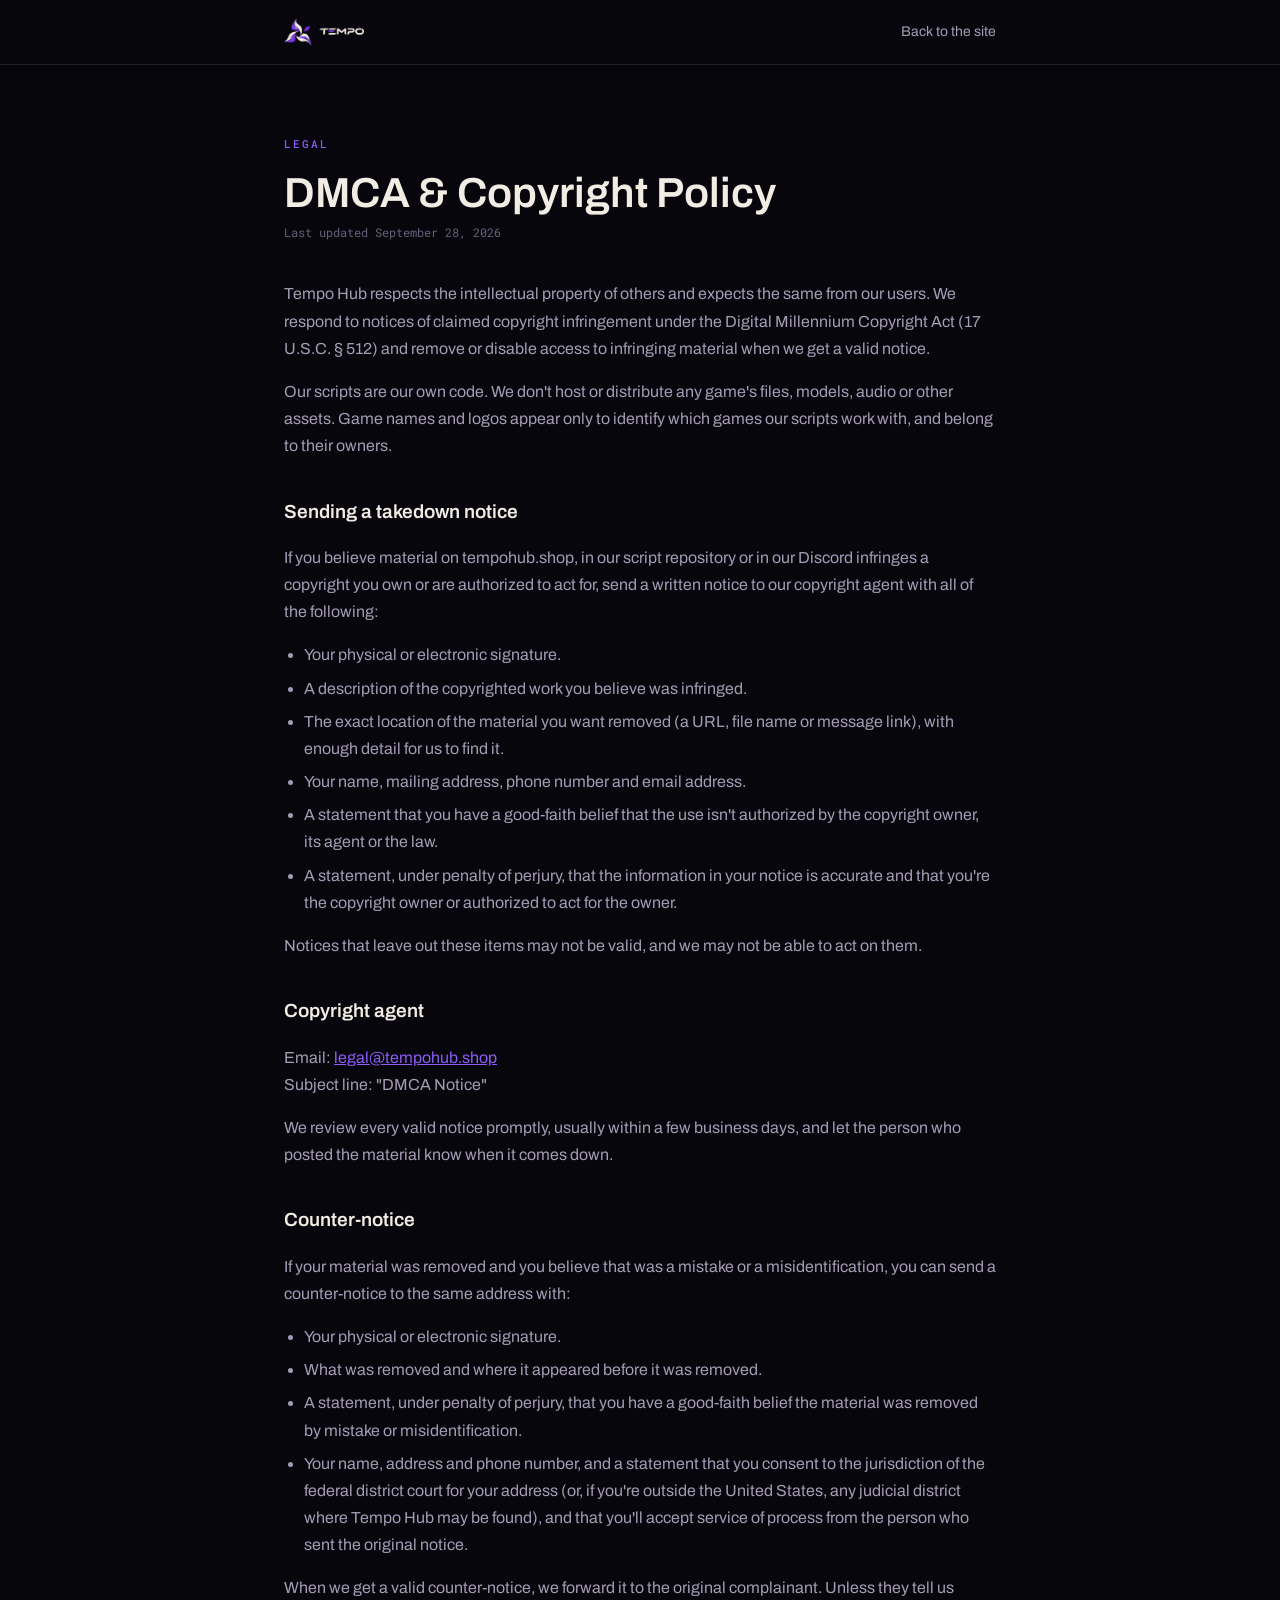
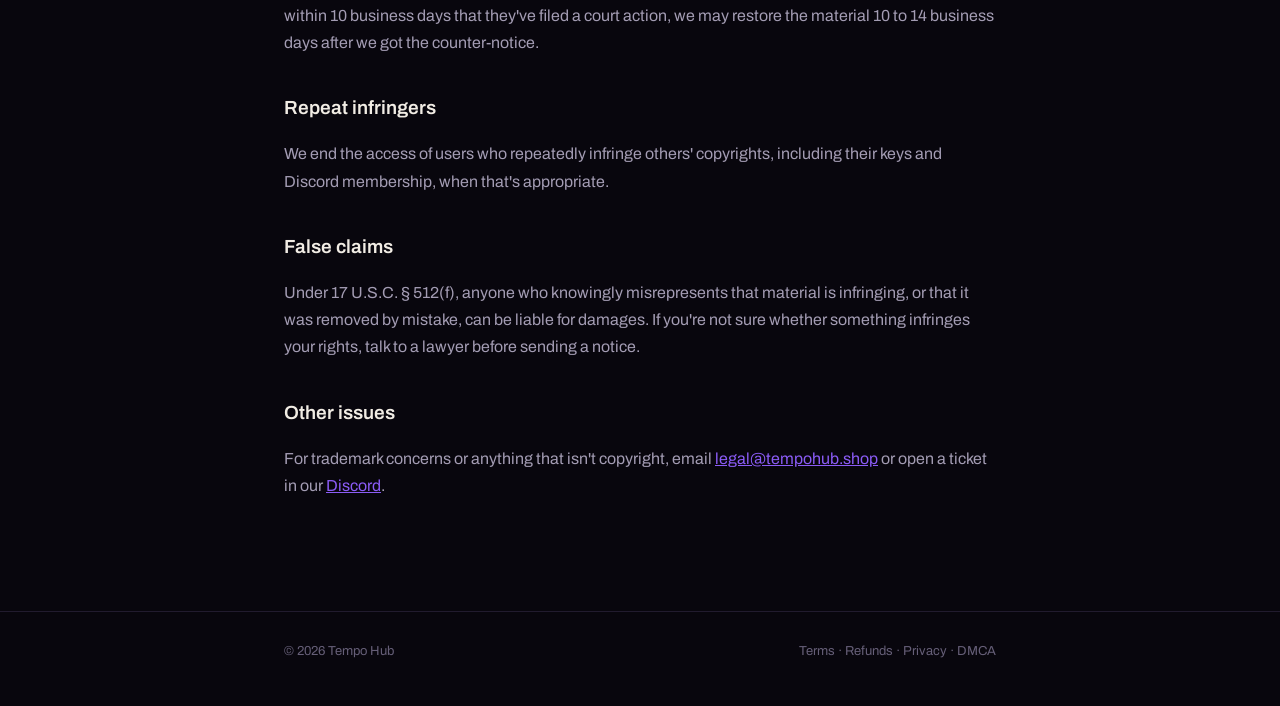
<file: dmca.html>
<!doctype html>
<html lang="en">
<head>
<meta charset="utf-8">
<script>(function(){var p=location.pathname;if(/\.html$/.test(p))history.replaceState(null,"",p.replace(/(index)?\.html$/,"")+location.search+location.hash)})()</script>
<meta name="viewport" content="width=device-width, initial-scale=1">
<title>DMCA · Tempo Hub</title>
<meta name="theme-color" content="#08060d">
<link rel="icon" href="assets/tempo-icon.png">
<link href="https://fonts.googleapis.com/css2?family=Michroma&family=Archivo:wght@400;500;600&family=Roboto+Mono:wght@400;500&display=swap" rel="stylesheet">
<link rel="stylesheet" href="assets/legal.css">
</head>
<body>
<nav><div><a class="brand" href="/"><img src="assets/tempo-logo.png" alt="Tempo" width="720" height="253"></a><a class="back" href="/">Back to the site</a></div></nav>
<main>
  <span class="eyebrow">Legal</span>
  <h1>DMCA &amp; Copyright Policy</h1>
  <p class="date">Last updated September 28, 2026</p>

  <p>Tempo Hub respects the intellectual property of others and expects the same from our users. We respond to notices of claimed copyright infringement under the Digital Millennium Copyright Act (17 U.S.C. § 512) and remove or disable access to infringing material when we get a valid notice.</p>
  <p>Our scripts are our own code. We don't host or distribute any game's files, models, audio or other assets. Game names and logos appear only to identify which games our scripts work with, and belong to their owners.</p>

  <h2>Sending a takedown notice</h2>
  <p>If you believe material on tempohub.shop, in our script repository or in our Discord infringes a copyright you own or are authorized to act for, send a written notice to our copyright agent with all of the following:</p>
  <ul>
    <li>Your physical or electronic signature.</li>
    <li>A description of the copyrighted work you believe was infringed.</li>
    <li>The exact location of the material you want removed (a URL, file name or message link), with enough detail for us to find it.</li>
    <li>Your name, mailing address, phone number and email address.</li>
    <li>A statement that you have a good-faith belief that the use isn't authorized by the copyright owner, its agent or the law.</li>
    <li>A statement, under penalty of perjury, that the information in your notice is accurate and that you're the copyright owner or authorized to act for the owner.</li>
  </ul>
  <p>Notices that leave out these items may not be valid, and we may not be able to act on them.</p>

  <h2>Copyright agent</h2>
  <p>Email: <a href="mailto:legal@tempohub.shop">legal@tempohub.shop</a><br>Subject line: "DMCA Notice"</p>
  <p>We review every valid notice promptly, usually within a few business days, and let the person who posted the material know when it comes down.</p>

  <h2>Counter-notice</h2>
  <p>If your material was removed and you believe that was a mistake or a misidentification, you can send a counter-notice to the same address with:</p>
  <ul>
    <li>Your physical or electronic signature.</li>
    <li>What was removed and where it appeared before it was removed.</li>
    <li>A statement, under penalty of perjury, that you have a good-faith belief the material was removed by mistake or misidentification.</li>
    <li>Your name, address and phone number, and a statement that you consent to the jurisdiction of the federal district court for your address (or, if you're outside the United States, any judicial district where Tempo Hub may be found), and that you'll accept service of process from the person who sent the original notice.</li>
  </ul>
  <p>When we get a valid counter-notice, we forward it to the original complainant. Unless they tell us within 10 business days that they've filed a court action, we may restore the material 10 to 14 business days after we got the counter-notice.</p>

  <h2>Repeat infringers</h2>
  <p>We end the access of users who repeatedly infringe others' copyrights, including their keys and Discord membership, when that's appropriate.</p>

  <h2>False claims</h2>
  <p>Under 17 U.S.C. § 512(f), anyone who knowingly misrepresents that material is infringing, or that it was removed by mistake, can be liable for damages. If you're not sure whether something infringes your rights, talk to a lawyer before sending a notice.</p>

  <h2>Other issues</h2>
  <p>For trademark concerns or anything that isn't copyright, email <a href="mailto:legal@tempohub.shop">legal@tempohub.shop</a> or open a ticket in our <a href="https://discord.gg/K7Qxnxkk46" target="_blank" rel="noopener">Discord</a>.</p>
</main>
<footer><div><span>© 2026 Tempo Hub</span><span><a href="/terms">Terms</a> · <a href="/refunds">Refunds</a> · <a href="/privacy">Privacy</a> · <a href="/dmca">DMCA</a></span></div></footer>
</body>
</html>
</file>
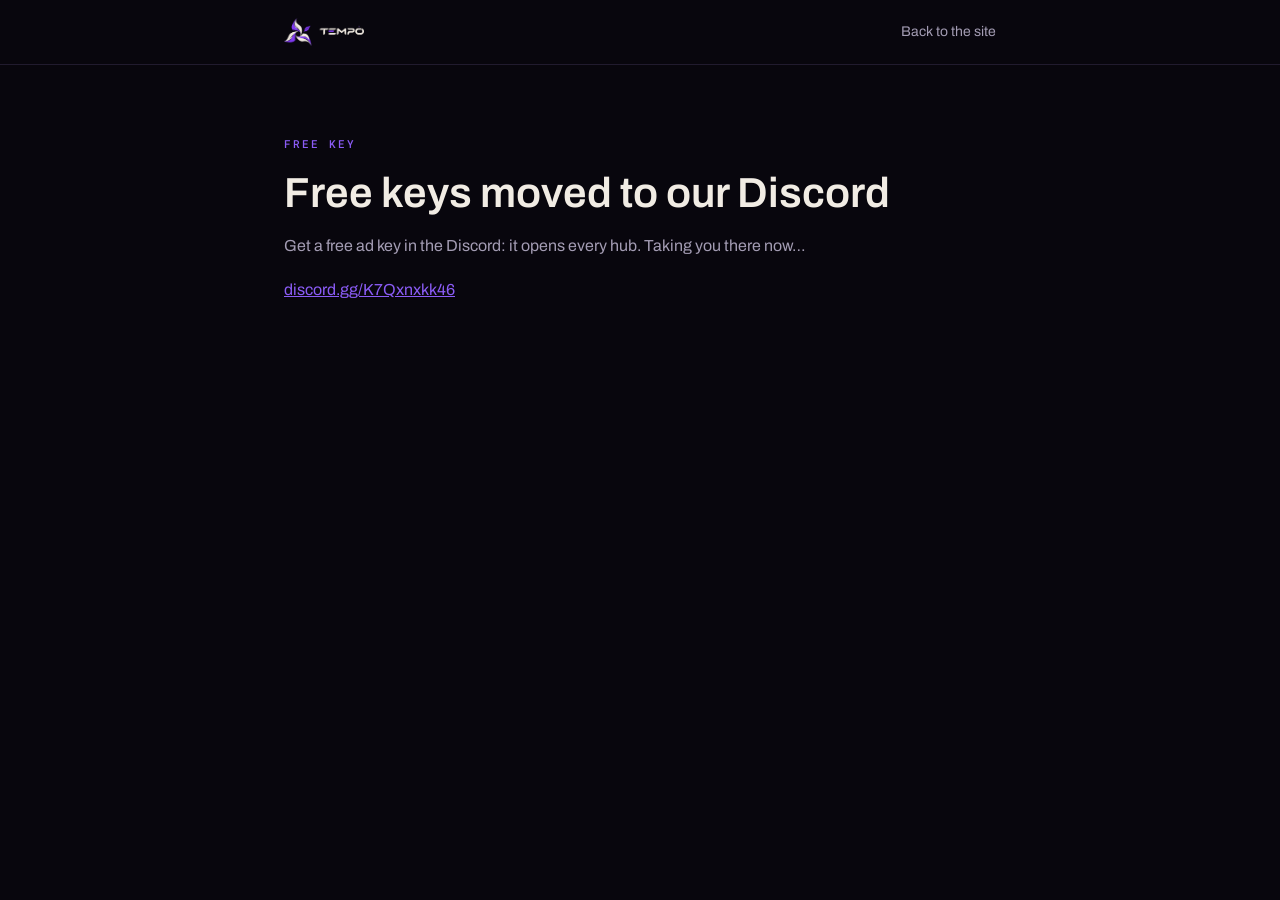
<file: key.html>
<!doctype html>
<html lang="en">
<head>
<meta charset="utf-8">
<meta name="viewport" content="width=device-width, initial-scale=1">
<title>Free Key · Tempo Hub</title>
<meta name="robots" content="noindex">
<meta name="theme-color" content="#08060d">
<meta http-equiv="refresh" content="3; url=https://discord.gg/K7Qxnxkk46">
<link rel="icon" href="assets/tempo-icon.png">
<link href="https://fonts.googleapis.com/css2?family=Michroma&family=Archivo:wght@400;500;600;700&family=Roboto+Mono:wght@400;500&display=swap" rel="stylesheet">
<link rel="stylesheet" href="assets/legal.css">
</head>
<body>
<nav><div><a class="brand" href="/"><img src="assets/tempo-logo.png" alt="Tempo" width="720" height="253"></a><a class="back" href="/">Back to the site</a></div></nav>
<main>
  <span class="eyebrow">Free key</span>
  <h1>Free keys moved to our Discord</h1>
  <p>Get a free ad key in the Discord: it opens every hub. Taking you there now&hellip;</p>
  <p><a href="https://discord.gg/K7Qxnxkk46">discord.gg/K7Qxnxkk46</a></p>
</main>
</body>
</html>
</file>
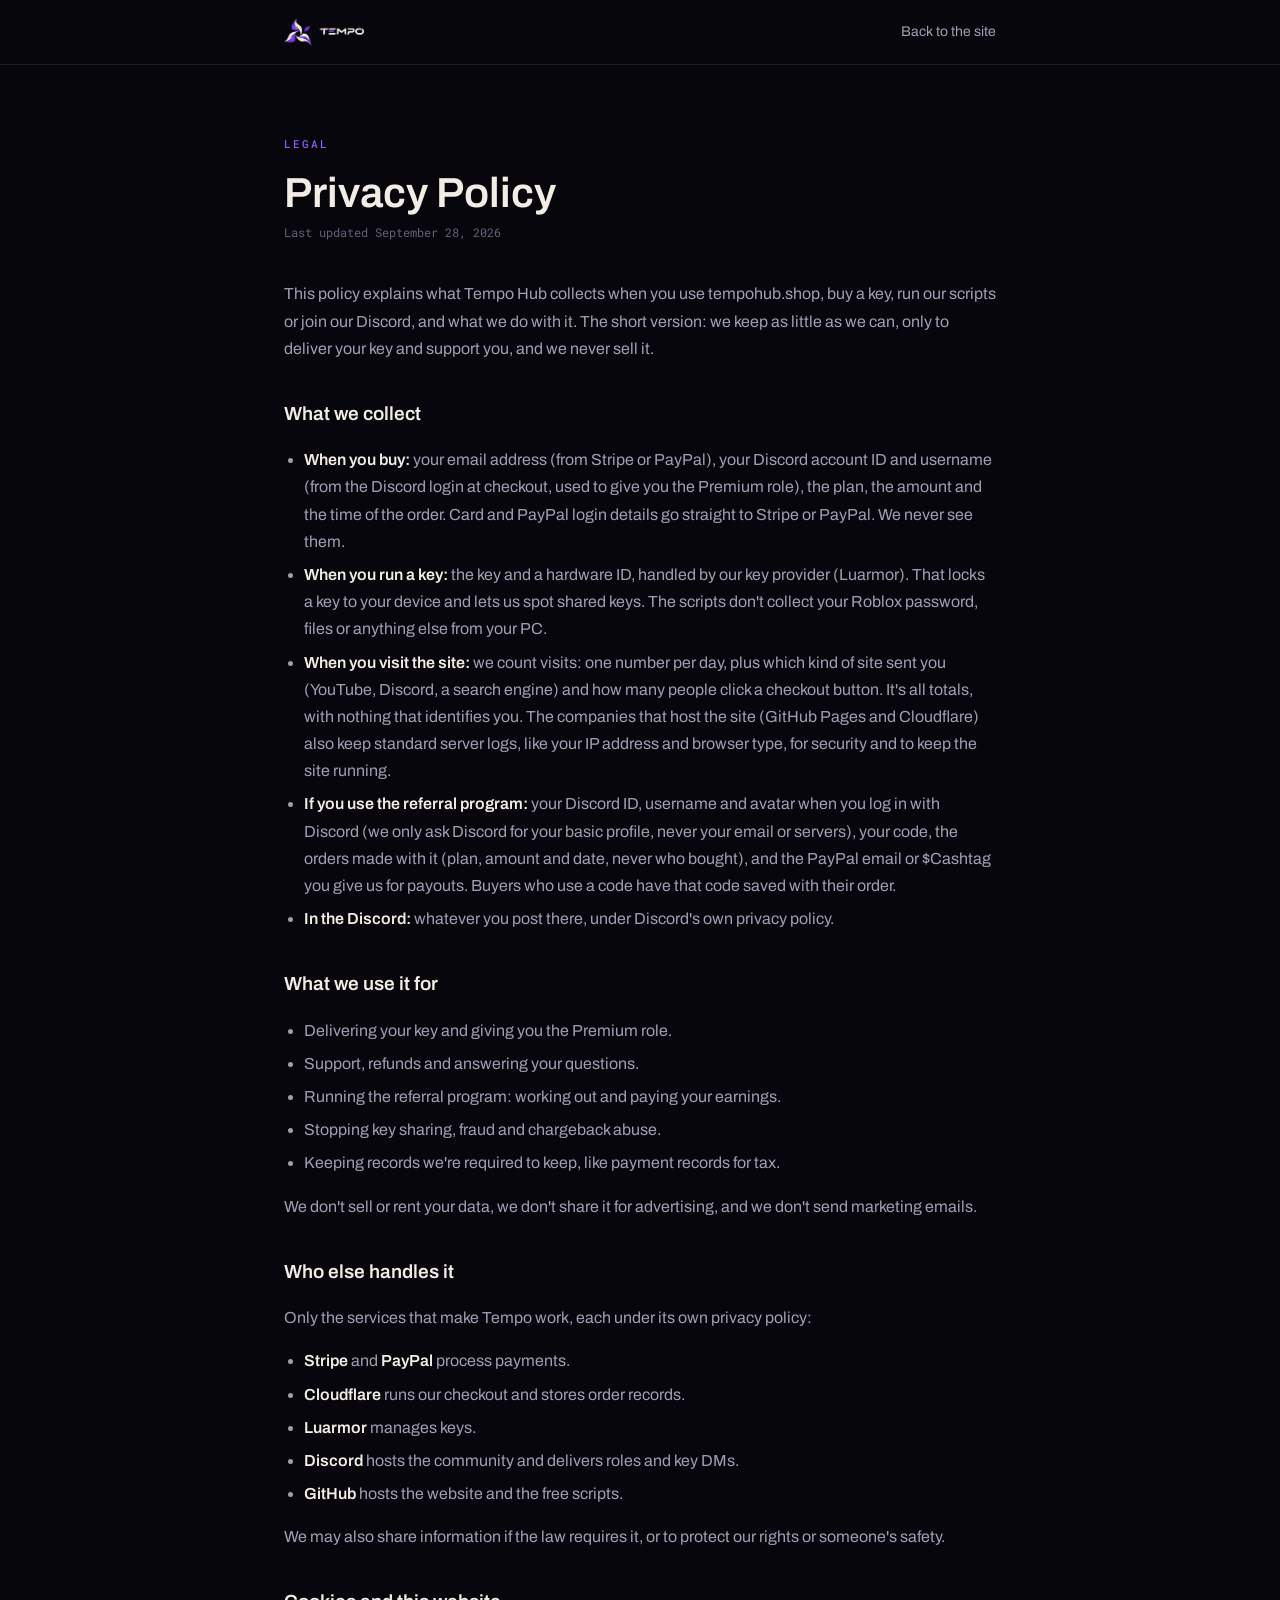
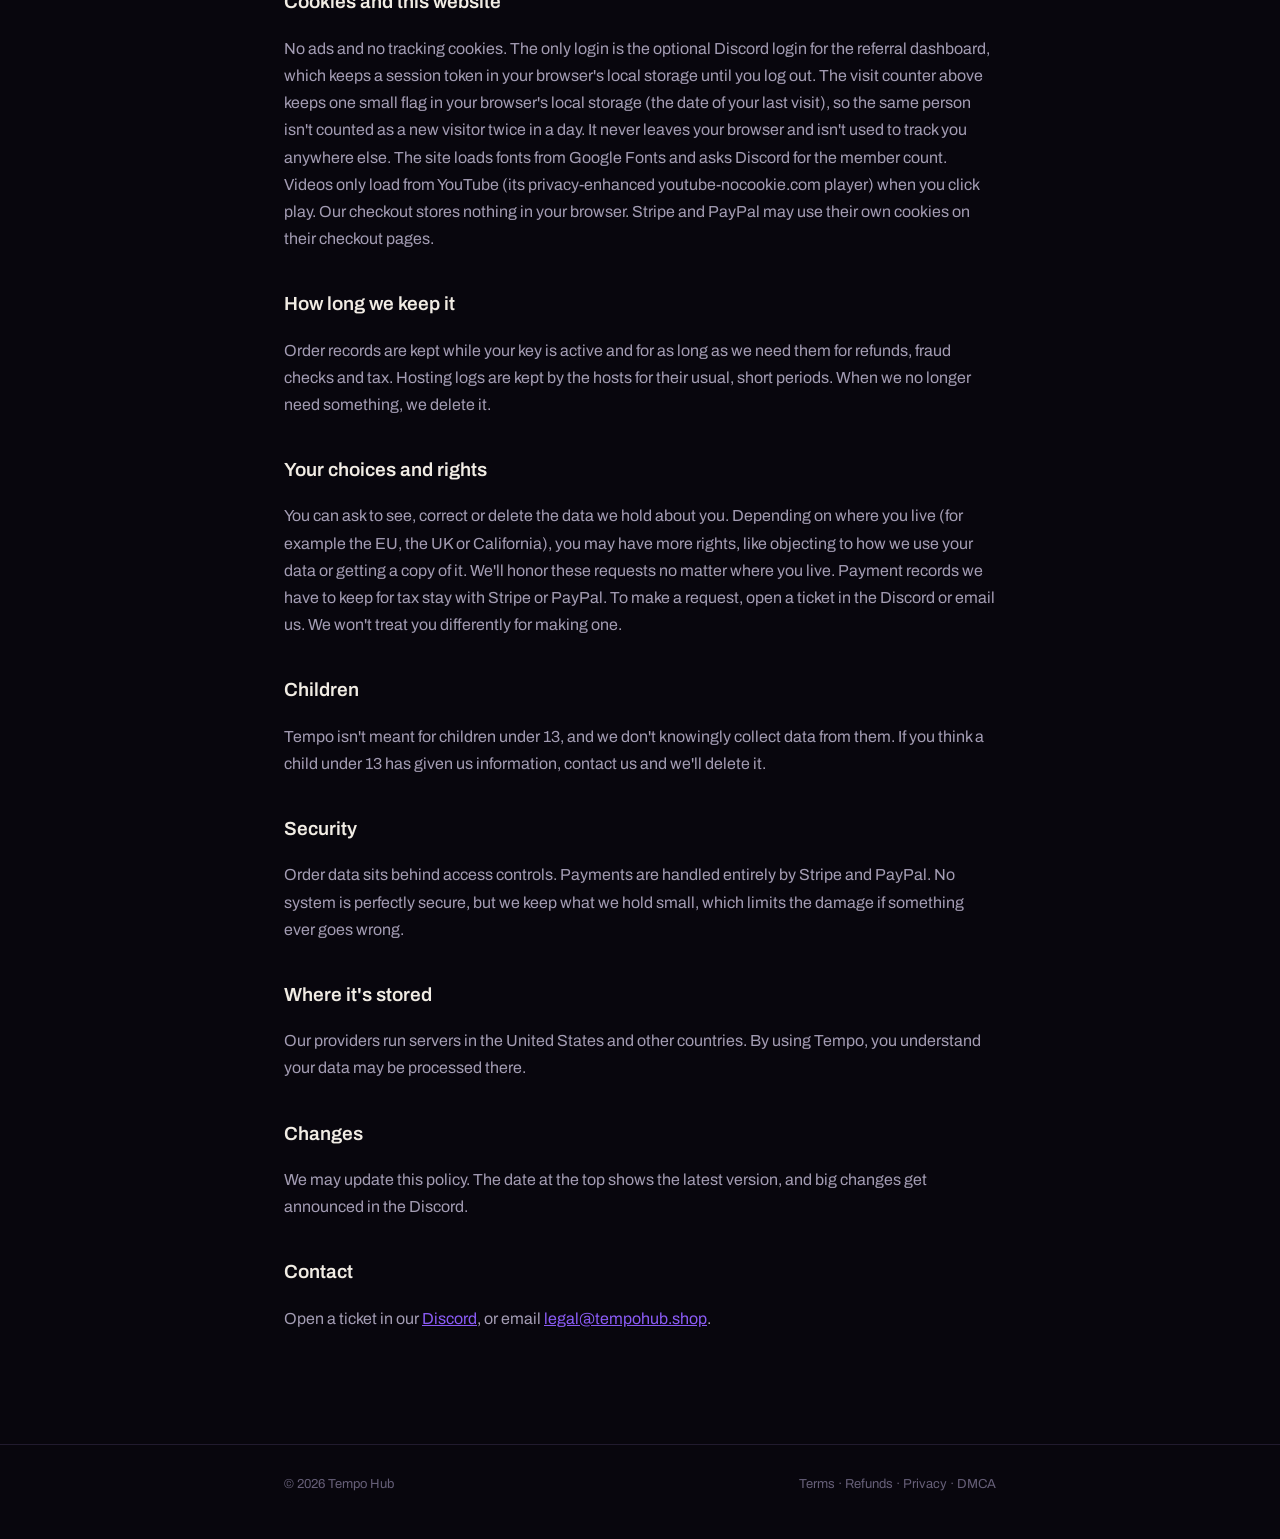
<file: privacy.html>
<!doctype html>
<html lang="en">
<head>
<meta charset="utf-8">
<script>(function(){var p=location.pathname;if(/\.html$/.test(p))history.replaceState(null,"",p.replace(/(index)?\.html$/,"")+location.search+location.hash)})()</script>
<meta name="viewport" content="width=device-width, initial-scale=1">
<title>Privacy · Tempo Hub</title>
<meta name="theme-color" content="#08060d">
<link rel="icon" href="assets/tempo-icon.png">
<link href="https://fonts.googleapis.com/css2?family=Michroma&family=Archivo:wght@400;500;600&family=Roboto+Mono:wght@400;500&display=swap" rel="stylesheet">
<link rel="stylesheet" href="assets/legal.css">
</head>
<body>
<nav><div><a class="brand" href="/"><img src="assets/tempo-logo.png" alt="Tempo" width="720" height="253"></a><a class="back" href="/">Back to the site</a></div></nav>
<main>
  <span class="eyebrow">Legal</span>
  <h1>Privacy Policy</h1>
  <p class="date">Last updated September 28, 2026</p>

  <p>This policy explains what Tempo Hub collects when you use tempohub.shop, buy a key, run our scripts or join our Discord, and what we do with it. The short version: we keep as little as we can, only to deliver your key and support you, and we never sell it.</p>

  <h2>What we collect</h2>
  <ul>
    <li><strong>When you buy:</strong> your email address (from Stripe or PayPal), your Discord account ID and username (from the Discord login at checkout, used to give you the Premium role), the plan, the amount and the time of the order. Card and PayPal login details go straight to Stripe or PayPal. We never see them.</li>
    <li><strong>When you run a key:</strong> the key and a hardware ID, handled by our key provider (Luarmor). That locks a key to your device and lets us spot shared keys. The scripts don't collect your Roblox password, files or anything else from your PC.</li>
    <li><strong>When you visit the site:</strong> we count visits: one number per day, plus which kind of site sent you (YouTube, Discord, a search engine) and how many people click a checkout button. It's all totals, with nothing that identifies you. The companies that host the site (GitHub Pages and Cloudflare) also keep standard server logs, like your IP address and browser type, for security and to keep the site running.</li>
    <li><strong>If you use the referral program:</strong> your Discord ID, username and avatar when you log in with Discord (we only ask Discord for your basic profile, never your email or servers), your code, the orders made with it (plan, amount and date, never who bought), and the PayPal email or $Cashtag you give us for payouts. Buyers who use a code have that code saved with their order.</li>
    <li><strong>In the Discord:</strong> whatever you post there, under Discord's own privacy policy.</li>
  </ul>

  <h2>What we use it for</h2>
  <ul>
    <li>Delivering your key and giving you the Premium role.</li>
    <li>Support, refunds and answering your questions.</li>
    <li>Running the referral program: working out and paying your earnings.</li>
    <li>Stopping key sharing, fraud and chargeback abuse.</li>
    <li>Keeping records we're required to keep, like payment records for tax.</li>
  </ul>
  <p>We don't sell or rent your data, we don't share it for advertising, and we don't send marketing emails.</p>

  <h2>Who else handles it</h2>
  <p>Only the services that make Tempo work, each under its own privacy policy:</p>
  <ul>
    <li><strong>Stripe</strong> and <strong>PayPal</strong> process payments.</li>
    <li><strong>Cloudflare</strong> runs our checkout and stores order records.</li>
    <li><strong>Luarmor</strong> manages keys.</li>
    <li><strong>Discord</strong> hosts the community and delivers roles and key DMs.</li>
    <li><strong>GitHub</strong> hosts the website and the free scripts.</li>
  </ul>
  <p>We may also share information if the law requires it, or to protect our rights or someone's safety.</p>

  <h2>Cookies and this website</h2>
  <p>No ads and no tracking cookies. The only login is the optional Discord login for the referral dashboard, which keeps a session token in your browser's local storage until you log out. The visit counter above keeps one small flag in your browser's local storage (the date of your last visit), so the same person isn't counted as a new visitor twice in a day. It never leaves your browser and isn't used to track you anywhere else. The site loads fonts from Google Fonts and asks Discord for the member count. Videos only load from YouTube (its privacy-enhanced youtube-nocookie.com player) when you click play. Our checkout stores nothing in your browser. Stripe and PayPal may use their own cookies on their checkout pages.</p>

  <h2>How long we keep it</h2>
  <p>Order records are kept while your key is active and for as long as we need them for refunds, fraud checks and tax. Hosting logs are kept by the hosts for their usual, short periods. When we no longer need something, we delete it.</p>

  <h2>Your choices and rights</h2>
  <p>You can ask to see, correct or delete the data we hold about you. Depending on where you live (for example the EU, the UK or California), you may have more rights, like objecting to how we use your data or getting a copy of it. We'll honor these requests no matter where you live. Payment records we have to keep for tax stay with Stripe or PayPal. To make a request, open a ticket in the Discord or email us. We won't treat you differently for making one.</p>

  <h2>Children</h2>
  <p>Tempo isn't meant for children under 13, and we don't knowingly collect data from them. If you think a child under 13 has given us information, contact us and we'll delete it.</p>

  <h2>Security</h2>
  <p>Order data sits behind access controls. Payments are handled entirely by Stripe and PayPal. No system is perfectly secure, but we keep what we hold small, which limits the damage if something ever goes wrong.</p>

  <h2>Where it's stored</h2>
  <p>Our providers run servers in the United States and other countries. By using Tempo, you understand your data may be processed there.</p>

  <h2>Changes</h2>
  <p>We may update this policy. The date at the top shows the latest version, and big changes get announced in the Discord.</p>

  <h2>Contact</h2>
  <p>Open a ticket in our <a href="https://discord.gg/K7Qxnxkk46" target="_blank" rel="noopener">Discord</a>, or email <a href="mailto:legal@tempohub.shop">legal@tempohub.shop</a>.</p>
</main>
<footer><div><span>© 2026 Tempo Hub</span><span><a href="/terms">Terms</a> · <a href="/refunds">Refunds</a> · <a href="/privacy">Privacy</a> · <a href="/dmca">DMCA</a></span></div></footer>
</body>
</html>
</file>
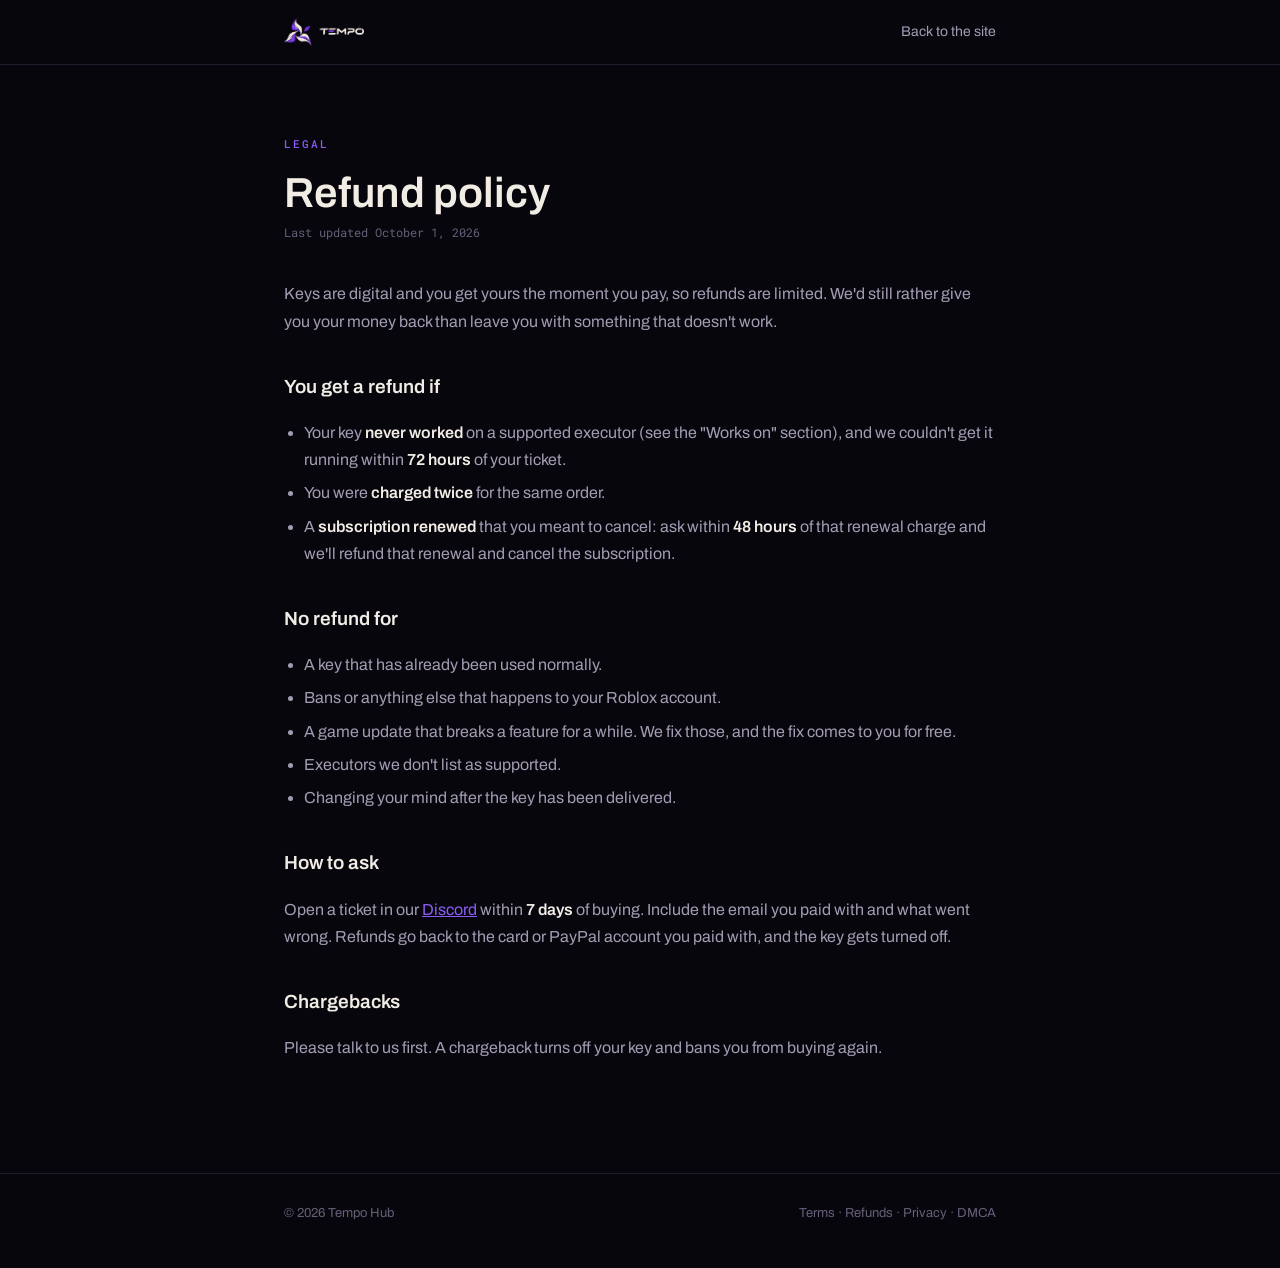
<file: refunds.html>
<!doctype html>
<html lang="en">
<head>
<meta charset="utf-8">
<script>(function(){var p=location.pathname;if(/\.html$/.test(p))history.replaceState(null,"",p.replace(/(index)?\.html$/,"")+location.search+location.hash)})()</script>
<meta name="viewport" content="width=device-width, initial-scale=1">
<title>Refunds · Tempo Hub</title>
<meta name="theme-color" content="#08060d">
<link rel="icon" href="assets/tempo-icon.png">
<link href="https://fonts.googleapis.com/css2?family=Michroma&family=Archivo:wght@400;500;600&family=Roboto+Mono:wght@400;500&display=swap" rel="stylesheet">
<link rel="stylesheet" href="assets/legal.css">
</head>
<body>
<nav><div><a class="brand" href="/"><img src="assets/tempo-logo.png" alt="Tempo" width="720" height="253"></a><a class="back" href="/">Back to the site</a></div></nav>
<main>
  <span class="eyebrow">Legal</span>
  <h1>Refund policy</h1>
  <p class="date">Last updated October 1, 2026</p>

  <p>Keys are digital and you get yours the moment you pay, so refunds are limited. We'd still rather give you your money back than leave you with something that doesn't work.</p>

  <h2>You get a refund if</h2>
  <ul>
    <li>Your key <strong>never worked</strong> on a supported executor (see the "Works on" section), and we couldn't get it running within <strong>72 hours</strong> of your ticket.</li>
    <li>You were <strong>charged twice</strong> for the same order.</li>
    <li>A <strong>subscription renewed</strong> that you meant to cancel: ask within <strong>48 hours</strong> of that renewal charge and we'll refund that renewal and cancel the subscription.</li>
  </ul>

  <h2>No refund for</h2>
  <ul>
    <li>A key that has already been used normally.</li>
    <li>Bans or anything else that happens to your Roblox account.</li>
    <li>A game update that breaks a feature for a while. We fix those, and the fix comes to you for free.</li>
    <li>Executors we don't list as supported.</li>
    <li>Changing your mind after the key has been delivered.</li>
  </ul>

  <h2>How to ask</h2>
  <p>Open a ticket in our <a href="https://discord.gg/K7Qxnxkk46" target="_blank" rel="noopener">Discord</a> within <strong>7 days</strong> of buying. Include the email you paid with and what went wrong. Refunds go back to the card or PayPal account you paid with, and the key gets turned off.</p>

  <h2>Chargebacks</h2>
  <p>Please talk to us first. A chargeback turns off your key and bans you from buying again.</p>
</main>
<footer><div><span>© 2026 Tempo Hub</span><span><a href="/terms">Terms</a> · <a href="/refunds">Refunds</a> · <a href="/privacy">Privacy</a> · <a href="/dmca">DMCA</a></span></div></footer>
</body>
</html>
</file>
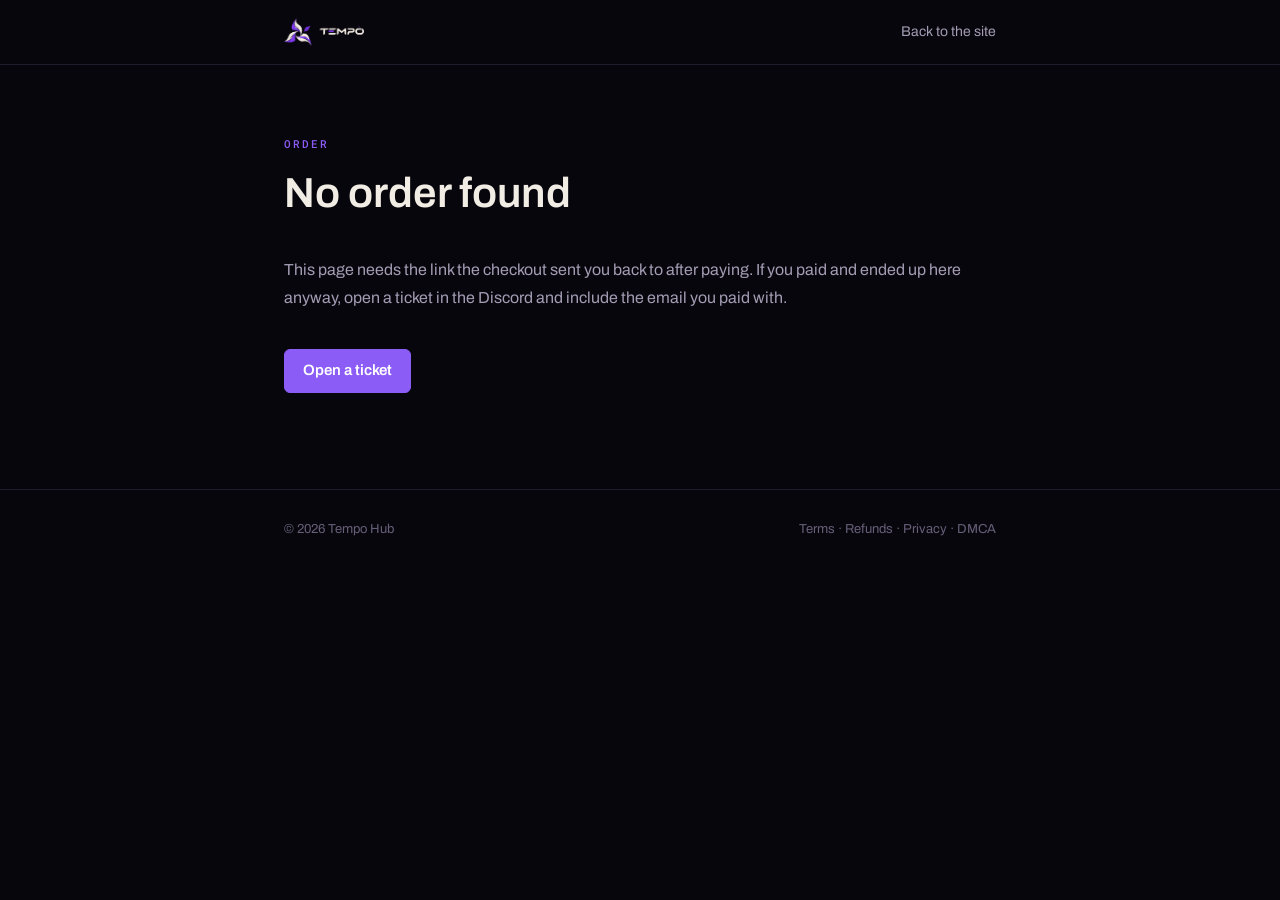
<file: success.html>
<!doctype html>
<html lang="en">
<head>
<meta charset="utf-8">
<script>(function(){var p=location.pathname;if(/\.html$/.test(p))history.replaceState(null,"",p.replace(/(index)?\.html$/,"")+location.search+location.hash)})()</script>
<meta name="viewport" content="width=device-width, initial-scale=1">
<title>Your key · Tempo Hub</title>
<meta name="robots" content="noindex">
<meta name="theme-color" content="#08060d">
<link rel="icon" href="assets/tempo-icon.png">
<link href="https://fonts.googleapis.com/css2?family=Michroma&family=Archivo:wght@400;500;600;700&family=Roboto+Mono:wght@400;500&display=swap" rel="stylesheet">
<link rel="stylesheet" href="assets/legal.css">
<style>
.card{border:1px solid #2d2540;border-radius:6px;background:#0d0a14;padding:26px;margin-top:28px}
.label{font:500 11px "Roboto Mono",monospace;letter-spacing:.14em;text-transform:uppercase;color:#665f78;margin-bottom:10px}
.code{display:flex;align-items:stretch;border:1px solid #2d2540;border-radius:6px;background:#06040a;overflow:hidden}
.code pre{margin:0;padding:16px;overflow-x:auto;font:13px/1.6 "Roboto Mono",monospace;color:#b49cff;flex:1;white-space:pre}
.copy{border:0;border-left:1px solid #2d2540;background:#0d0a14;color:#a39cb3;font:500 11px "Roboto Mono",monospace;letter-spacing:.12em;text-transform:uppercase;padding:0 18px;cursor:pointer}
.copy:hover{color:#f1ece4}.copy.done{color:#3ddc84}
.key{font:500 20px "Roboto Mono",monospace;color:#f1ece4;word-break:break-all}
.status{display:flex;align-items:center;gap:10px;color:#a39cb3;font:13px "Roboto Mono",monospace}
.spin{width:14px;height:14px;border:2px solid #2d2540;border-top-color:#8b5cf6;border-radius:50%;animation:s 1s linear infinite}
@keyframes s{to{transform:rotate(360deg)}}
.ok{color:#3ddc84}
.btn{display:inline-flex;align-items:center;height:44px;padding:0 18px;border-radius:6px;font-weight:600;font-size:15px;border:1px solid #2d2540;color:#f1ece4;text-decoration:none;margin-top:22px;margin-right:10px}
.btn-primary{background:#8b5cf6;border-color:#8b5cf6;color:#fff}
ol li{margin:8px 0}
[hidden]{display:none!important}
</style>
</head>
<body>
<nav><div><a class="brand" href="/"><img src="assets/tempo-logo.png" alt="Tempo" width="720" height="253"></a><a class="back" href="/">Back to the site</a></div></nav>
<main>
  <span class="eyebrow">Order</span>
  <h1 id="title">Getting your key…</h1>
  <p id="sub" class="date">This takes a few seconds. Don't close the page.</p>

  <div id="loading" class="status"><i class="spin"></i><span id="loadMsg">Checking your payment</span></div>

  <div id="done" hidden>
    <div class="card">
      <div class="label"><span id="planName">Premium</span> key</div>
      <div class="code"><pre id="key" class="key"></pre><button class="copy" data-copy="key" type="button">Copy</button></div>
    </div>
    <div class="card">
      <div class="label">Your loadstring</div>
      <div class="code"><pre id="ls"></pre><button class="copy" data-copy="ls" type="button">Copy</button></div>
    </div>
    <h2>What now</h2>
    <ol>
      <li><strong>Save your key</strong> somewhere safe. Screenshot this page if you want.</li>
      <li>Paste the loadstring into your executor and run it in any game - Premium games open their Premium script, every other game gets the free hub.</li>
      <li>The first run locks the key to your PC. If you switch PCs, ask for a reset in the Discord.</li>
    </ol>
    <p id="renewNote" hidden><strong>This plan renews automatically</strong> every <span id="renewEvery">day</span> on the same card, and the same key keeps working. Cancel anytime at <a href="https://tempo-shop.teekhub.workers.dev/manage" target="_blank" rel="noopener">tempo-shop.teekhub.workers.dev/manage</a>. Your key stays active until the end of what you've paid for.</p>
    <p id="roleNote" hidden>You'll get the <strong>Premium</strong> role on the Discord account you logged in with, within a minute or two (join the server if you haven't), and Teeky will DM you your key as a backup.</p>
    <a class="btn btn-primary" href="https://discord.gg/K7Qxnxkk46" target="_blank" rel="noopener">Join the Discord</a>
    <a class="btn" href="/">Back to the site</a>
  </div>

  <div id="problem" hidden>
    <p id="problemMsg"></p>
    <a class="btn btn-primary" href="https://discord.gg/K7Qxnxkk46" target="_blank" rel="noopener">Open a ticket</a>
  </div>
</main>
<footer><div><span>© 2026 Tempo Hub</span><span><a href="/terms">Terms</a> · <a href="/refunds">Refunds</a> · <a href="/privacy">Privacy</a> · <a href="/dmca">DMCA</a></span></div></footer>

<script src="assets/shop.js"></script>
<script>
(() => {
  const sid = new URLSearchParams(location.search).get("session_id") || "";
  const $ = (id) => document.getElementById(id);
  const show = (id) => { ["loading", "done", "problem"].forEach((x) => $(x).hidden = x !== id); };
  function problem(title, msg) {
    $("title").textContent = title; $("sub").textContent = "";
    $("problemMsg").innerHTML = msg; show("problem");
  }
  const np = /^np_/.test(sid);   // NOWPayments: confirmed on-chain, can take minutes
  if (!/^(cs|pp|np|sq|rbx)_(test|live)_/.test(sid) || !window.TEMPO_SHOP) {
    problem("No order found", "This page needs the link the checkout sent you back to after paying. If you paid and ended up here anyway, open a ticket in the Discord and include the email you paid with.");
    return;
  }
  let tries = 0;
  async function poll() {
    tries++;
    let r = null;
    try { r = await (await fetch(`${window.TEMPO_SHOP}/order?session_id=${encodeURIComponent(sid)}`)).json(); } catch {}
    if (r && r.status === "ok") {
      $("title").textContent = "You're in.";
      $("sub").textContent = "Payment received. Here's your key.";
      $("planName").textContent = ({ daily: "Daily", weekly: "Weekly", monthly: "Monthly", lifetime: "Lifetime", hider: "Username Hider" })[r.plan] || "Premium";
      $("key").textContent = r.key;
      // one loadstring for every game; the key line skips the key box (the
      // Username Hider is its own Luarmor project and keeps its own line)
      $("ls").textContent = `script_key = "${r.key}"\nloadstring(game:HttpGet("https://raw.githubusercontent.com/teekmill17-droid/TempoHub/main/${r.plan === "hider" ? "Premium" : "Loader"}.lua"))()`;
      $("roleNote").hidden = !r.discord;
      const every = ({ daily: "day", weekly: "week", monthly: "month" })[r.plan];
      $("renewNote").hidden = !every || r.renews === false;
      if (every) $("renewEvery").textContent = every;
      show("done");
      return;
    }
    if (r && r.status === "no_stock") {
      problem("Payment received", "Your payment went through, but we ran out of ready keys for a moment. Yours will be ready shortly: keep this page open or come back to this same link later. If it takes more than an hour, open a ticket with the email you paid with.<br><br>Order: <code>" + sid.slice(-12) + "</code>");
      if (tries < 120) setTimeout(poll, 15000);
      return;
    }
    if (r && r.status === "bad_session") {
      problem("No order found", "We couldn't find that order. If you paid, open a ticket in the Discord with the email you paid with.");
      return;
    }
    // Robux: show the code to type in the game, keep checking until the game reports the purchase
    if (r && r.rbx) {
      $("loadMsg").innerHTML = 'Open <a href="' + (r.rbx.game || "#") + '" target="_blank" rel="noopener">the Tempo Robux game</a>, type this code and buy: <b style="font-size:1.4em;letter-spacing:.15em">' + r.rbx.code + '</b><br>Your key shows up here (and in the game) right after. The code works for 2 days.';
      if (tries < 1440) setTimeout(poll, 5000);
      return;
    }
    // unpaid or network trouble: the payment may still be settling
    $("loadMsg").textContent = np
      ? "Waiting for your payment to confirm - crypto can take a few minutes. Keep this page open."
      : (tries > 5 ? "Still waiting on the payment to confirm" : "Checking your payment");
    if (np ? tries < 540 : tries < 40) setTimeout(poll, np ? 5000 : 2500);
    else problem("Still processing", "Your payment hasn't confirmed yet. Some payment methods take a few minutes. Come back to this same link later, or open a ticket with the email you paid with.");
  }
  poll();

  document.querySelectorAll(".copy").forEach((b) => b.addEventListener("click", async () => {
    const text = $(b.dataset.copy).textContent;
    try { await navigator.clipboard.writeText(text); } catch { const t = document.createElement("textarea"); t.value = text; document.body.appendChild(t); t.select(); document.execCommand("copy"); t.remove(); }
    b.textContent = "Copied"; b.classList.add("done");
    setTimeout(() => { b.textContent = "Copy"; b.classList.remove("done"); }, 1600);
  }));
})();
</script>
</body>
</html>
</file>
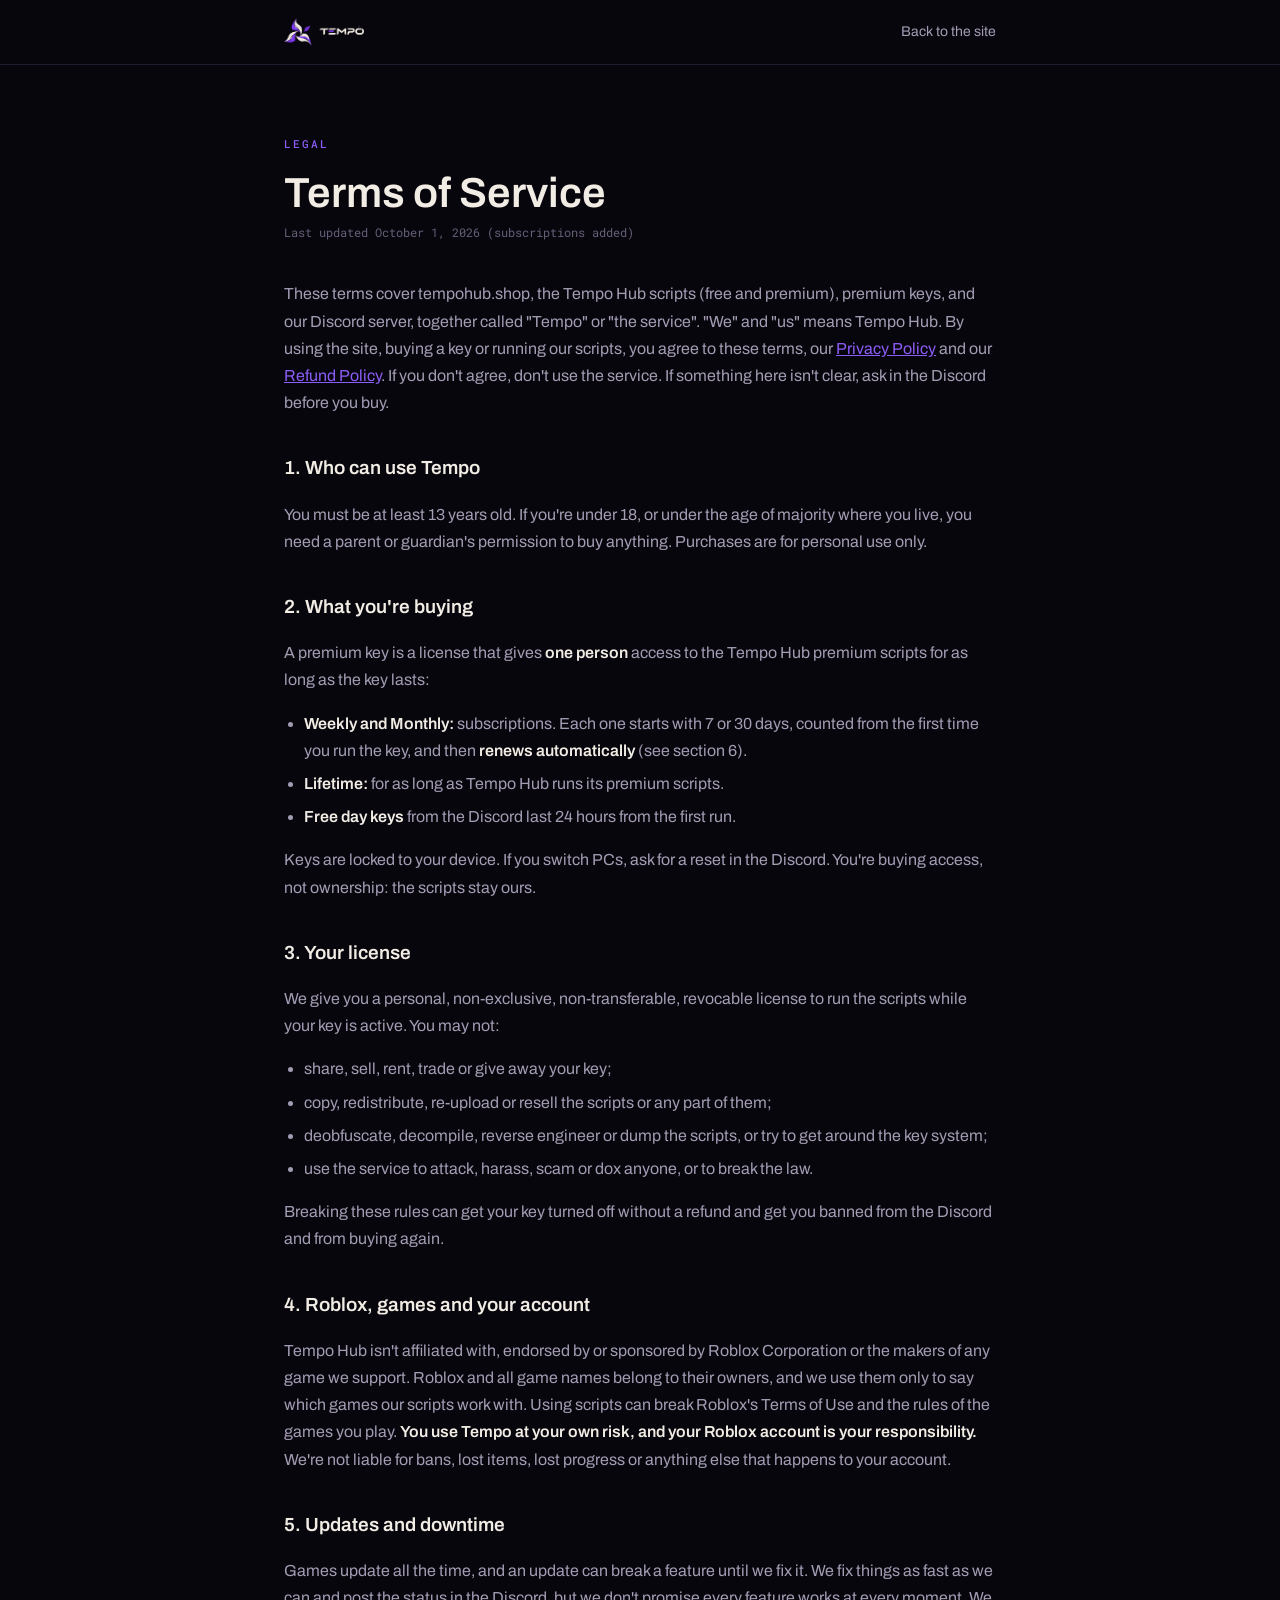
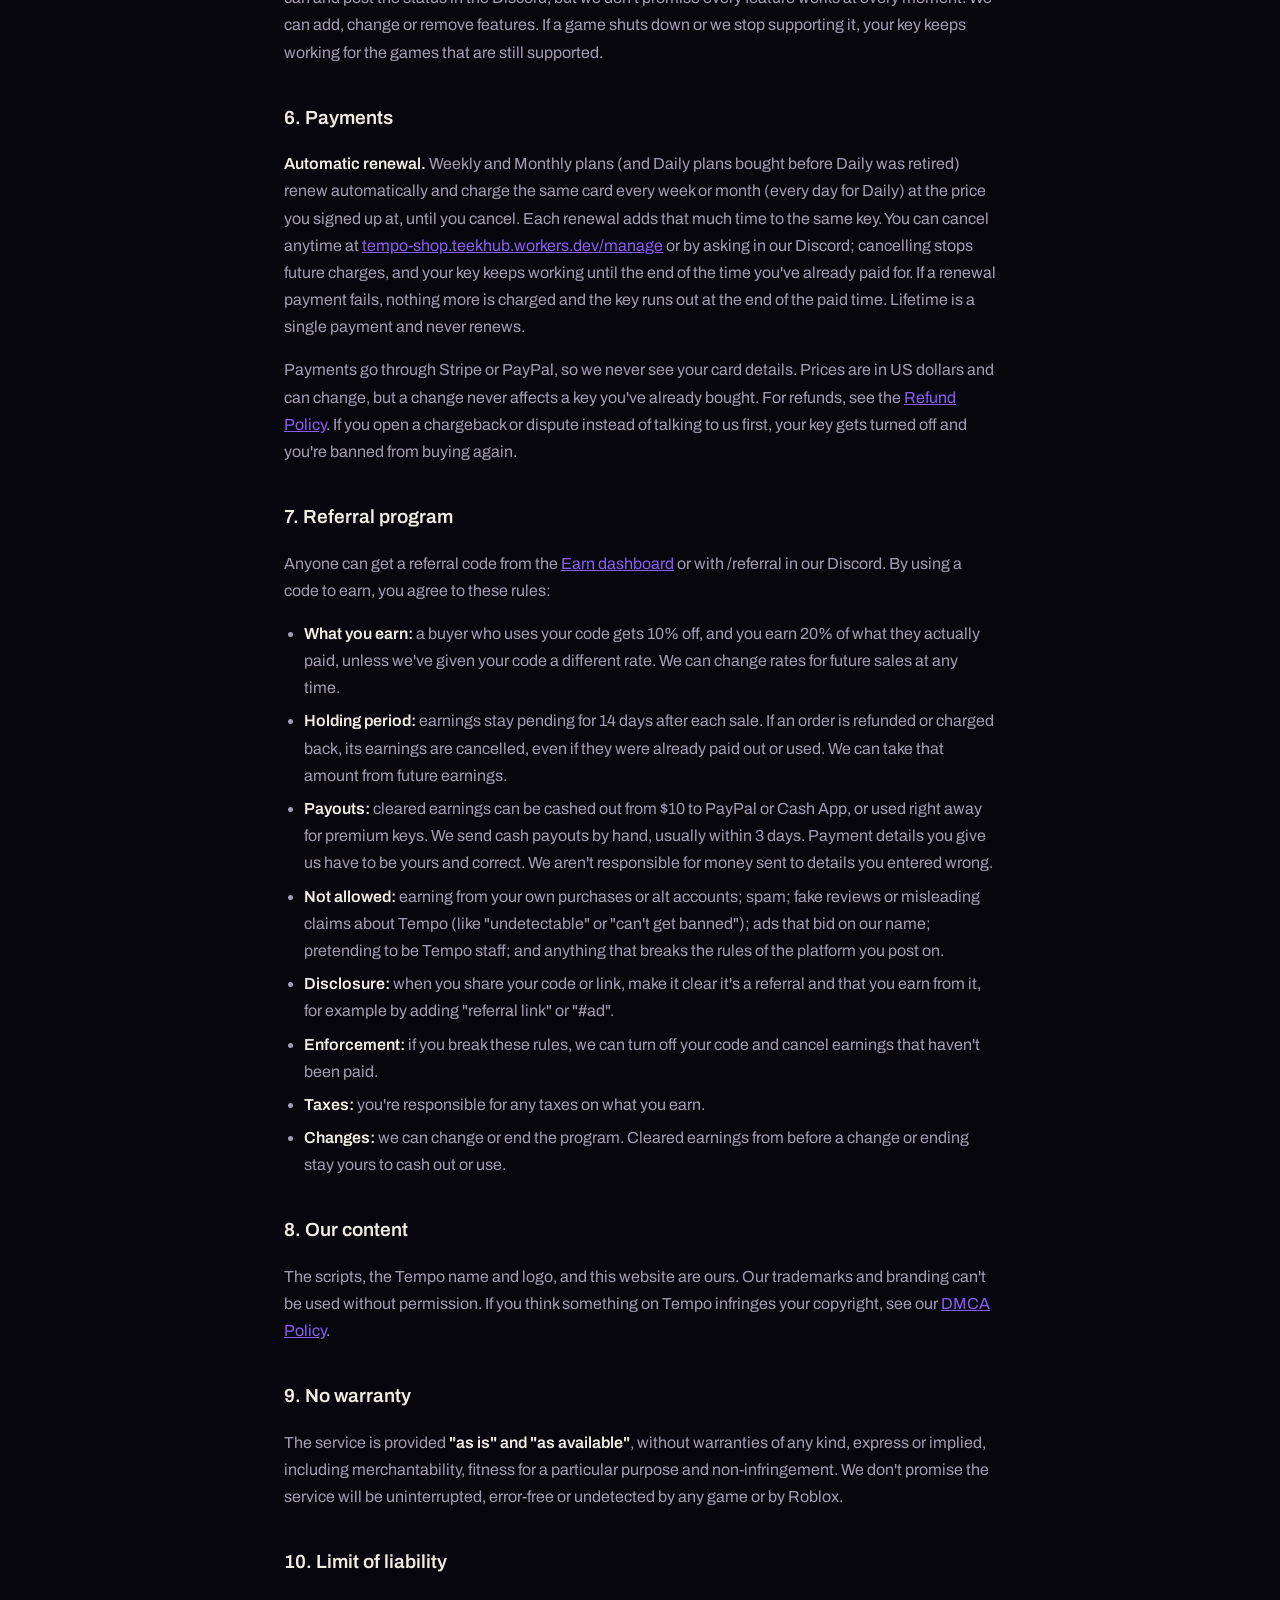
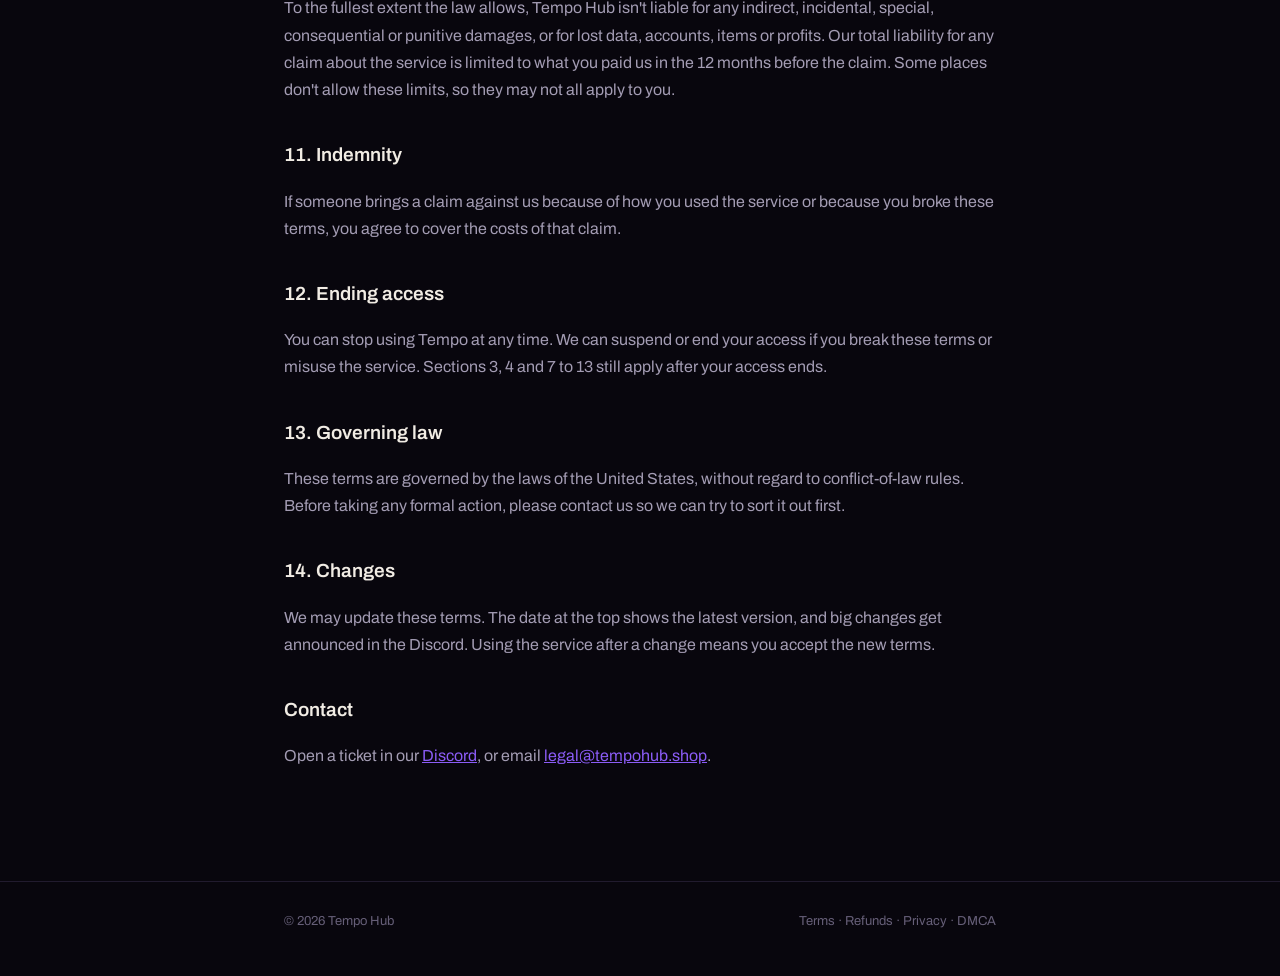
<file: terms.html>
<!doctype html>
<html lang="en">
<head>
<meta charset="utf-8">
<script>(function(){var p=location.pathname;if(/\.html$/.test(p))history.replaceState(null,"",p.replace(/(index)?\.html$/,"")+location.search+location.hash)})()</script>
<meta name="viewport" content="width=device-width, initial-scale=1">
<title>Terms · Tempo Hub</title>
<meta name="theme-color" content="#08060d">
<link rel="icon" href="assets/tempo-icon.png">
<link href="https://fonts.googleapis.com/css2?family=Michroma&family=Archivo:wght@400;500;600&family=Roboto+Mono:wght@400;500&display=swap" rel="stylesheet">
<link rel="stylesheet" href="assets/legal.css">
</head>
<body>
<nav><div><a class="brand" href="/"><img src="assets/tempo-logo.png" alt="Tempo" width="720" height="253"></a><a class="back" href="/">Back to the site</a></div></nav>
<main>
  <span class="eyebrow">Legal</span>
  <h1>Terms of Service</h1>
  <p class="date">Last updated October 1, 2026 (subscriptions added)</p>

  <p>These terms cover tempohub.shop, the Tempo Hub scripts (free and premium), premium keys, and our Discord server, together called "Tempo" or "the service". "We" and "us" means Tempo Hub. By using the site, buying a key or running our scripts, you agree to these terms, our <a href="/privacy">Privacy Policy</a> and our <a href="/refunds">Refund Policy</a>. If you don't agree, don't use the service. If something here isn't clear, ask in the Discord before you buy.</p>

  <h2>1. Who can use Tempo</h2>
  <p>You must be at least 13 years old. If you're under 18, or under the age of majority where you live, you need a parent or guardian's permission to buy anything. Purchases are for personal use only.</p>

  <h2>2. What you're buying</h2>
  <p>A premium key is a license that gives <strong>one person</strong> access to the Tempo Hub premium scripts for as long as the key lasts:</p>
  <ul>
    <li><strong>Weekly and Monthly:</strong> subscriptions. Each one starts with 7 or 30 days, counted from the first time you run the key, and then <strong>renews automatically</strong> (see section 6).</li>
    <li><strong>Lifetime:</strong> for as long as Tempo Hub runs its premium scripts.</li>
    <li><strong>Free day keys</strong> from the Discord last 24 hours from the first run.</li>
  </ul>
  <p>Keys are locked to your device. If you switch PCs, ask for a reset in the Discord. You're buying access, not ownership: the scripts stay ours.</p>

  <h2>3. Your license</h2>
  <p>We give you a personal, non-exclusive, non-transferable, revocable license to run the scripts while your key is active. You may not:</p>
  <ul>
    <li>share, sell, rent, trade or give away your key;</li>
    <li>copy, redistribute, re-upload or resell the scripts or any part of them;</li>
    <li>deobfuscate, decompile, reverse engineer or dump the scripts, or try to get around the key system;</li>
    <li>use the service to attack, harass, scam or dox anyone, or to break the law.</li>
  </ul>
  <p>Breaking these rules can get your key turned off without a refund and get you banned from the Discord and from buying again.</p>

  <h2>4. Roblox, games and your account</h2>
  <p>Tempo Hub isn't affiliated with, endorsed by or sponsored by Roblox Corporation or the makers of any game we support. Roblox and all game names belong to their owners, and we use them only to say which games our scripts work with. Using scripts can break Roblox's Terms of Use and the rules of the games you play. <strong>You use Tempo at your own risk, and your Roblox account is your responsibility.</strong> We're not liable for bans, lost items, lost progress or anything else that happens to your account.</p>

  <h2>5. Updates and downtime</h2>
  <p>Games update all the time, and an update can break a feature until we fix it. We fix things as fast as we can and post the status in the Discord, but we don't promise every feature works at every moment. We can add, change or remove features. If a game shuts down or we stop supporting it, your key keeps working for the games that are still supported.</p>

  <h2>6. Payments</h2>
  <p><strong>Automatic renewal.</strong> Weekly and Monthly plans (and Daily plans bought before Daily was retired) renew automatically and charge the same card every week or month (every day for Daily) at the price you signed up at, until you cancel. Each renewal adds that much time to the same key. You can cancel anytime at <a href="https://tempo-shop.teekhub.workers.dev/manage" target="_blank" rel="noopener">tempo-shop.teekhub.workers.dev/manage</a> or by asking in our Discord; cancelling stops future charges, and your key keeps working until the end of the time you've already paid for. If a renewal payment fails, nothing more is charged and the key runs out at the end of the paid time. Lifetime is a single payment and never renews.</p>
  <p>Payments go through Stripe or PayPal, so we never see your card details. Prices are in US dollars and can change, but a change never affects a key you've already bought. For refunds, see the <a href="/refunds">Refund Policy</a>. If you open a chargeback or dispute instead of talking to us first, your key gets turned off and you're banned from buying again.</p>

  <h2 id="affiliates">7. Referral program</h2>
  <p>Anyone can get a referral code from the <a href="/dashboard">Earn dashboard</a> or with /referral in our Discord. By using a code to earn, you agree to these rules:</p>
  <ul>
    <li><strong>What you earn:</strong> a buyer who uses your code gets 10% off, and you earn 20% of what they actually paid, unless we've given your code a different rate. We can change rates for future sales at any time.</li>
    <li><strong>Holding period:</strong> earnings stay pending for 14 days after each sale. If an order is refunded or charged back, its earnings are cancelled, even if they were already paid out or used. We can take that amount from future earnings.</li>
    <li><strong>Payouts:</strong> cleared earnings can be cashed out from $10 to PayPal or Cash App, or used right away for premium keys. We send cash payouts by hand, usually within 3 days. Payment details you give us have to be yours and correct. We aren't responsible for money sent to details you entered wrong.</li>
    <li><strong>Not allowed:</strong> earning from your own purchases or alt accounts; spam; fake reviews or misleading claims about Tempo (like "undetectable" or "can't get banned"); ads that bid on our name; pretending to be Tempo staff; and anything that breaks the rules of the platform you post on.</li>
    <li><strong>Disclosure:</strong> when you share your code or link, make it clear it's a referral and that you earn from it, for example by adding "referral link" or "#ad".</li>
    <li><strong>Enforcement:</strong> if you break these rules, we can turn off your code and cancel earnings that haven't been paid.</li>
    <li><strong>Taxes:</strong> you're responsible for any taxes on what you earn.</li>
    <li><strong>Changes:</strong> we can change or end the program. Cleared earnings from before a change or ending stay yours to cash out or use.</li>
  </ul>

  <h2>8. Our content</h2>
  <p>The scripts, the Tempo name and logo, and this website are ours. Our trademarks and branding can't be used without permission. If you think something on Tempo infringes your copyright, see our <a href="/dmca">DMCA Policy</a>.</p>

  <h2>9. No warranty</h2>
  <p>The service is provided <strong>"as is" and "as available"</strong>, without warranties of any kind, express or implied, including merchantability, fitness for a particular purpose and non-infringement. We don't promise the service will be uninterrupted, error-free or undetected by any game or by Roblox.</p>

  <h2>10. Limit of liability</h2>
  <p>To the fullest extent the law allows, Tempo Hub isn't liable for any indirect, incidental, special, consequential or punitive damages, or for lost data, accounts, items or profits. Our total liability for any claim about the service is limited to what you paid us in the 12 months before the claim. Some places don't allow these limits, so they may not all apply to you.</p>

  <h2>11. Indemnity</h2>
  <p>If someone brings a claim against us because of how you used the service or because you broke these terms, you agree to cover the costs of that claim.</p>

  <h2>12. Ending access</h2>
  <p>You can stop using Tempo at any time. We can suspend or end your access if you break these terms or misuse the service. Sections 3, 4 and 7 to 13 still apply after your access ends.</p>

  <h2>13. Governing law</h2>
  <p>These terms are governed by the laws of the United States, without regard to conflict-of-law rules. Before taking any formal action, please contact us so we can try to sort it out first.</p>

  <h2>14. Changes</h2>
  <p>We may update these terms. The date at the top shows the latest version, and big changes get announced in the Discord. Using the service after a change means you accept the new terms.</p>

  <h2>Contact</h2>
  <p>Open a ticket in our <a href="https://discord.gg/K7Qxnxkk46" target="_blank" rel="noopener">Discord</a>, or email <a href="mailto:legal@tempohub.shop">legal@tempohub.shop</a>.</p>
</main>
<footer><div><span>© 2026 Tempo Hub</span><span><a href="/terms">Terms</a> · <a href="/refunds">Refunds</a> · <a href="/privacy">Privacy</a> · <a href="/dmca">DMCA</a></span></div></footer>
</body>
</html>
</file>
<file: assets/legal.css>
:root{--bg:#08060d;--line:#211b2e;--text:#f1ece4;--dim:#a39cb3;--faint:#665f78;--ice:#8b5cf6}
*{box-sizing:border-box}
body{margin:0;background:var(--bg);color:var(--text);font:16px/1.7 Archivo,system-ui,sans-serif;-webkit-font-smoothing:antialiased}
a{color:var(--ice)}
nav{border-bottom:1px solid var(--line)}
nav div{max-width:760px;margin:0 auto;padding:0 24px;height:64px;display:flex;align-items:center;justify-content:space-between}
nav .brand{display:flex;align-items:center;gap:10px;font:14px Michroma,sans-serif;letter-spacing:.14em;color:var(--text);text-decoration:none}
nav .brand img{height:28px;width:auto;display:block}
nav .back{color:var(--dim);font-size:14px;text-decoration:none}
main{max-width:760px;margin:0 auto;padding:64px 24px 96px}
.eyebrow{font:500 11px/1 "Roboto Mono",monospace;letter-spacing:.18em;text-transform:uppercase;color:var(--ice)}
h1{font-size:clamp(30px,5vw,42px);line-height:1.1;margin:14px 0 8px;font-weight:600}
.date{font:12px "Roboto Mono",monospace;color:var(--faint);margin:0 0 40px}
h2{font-size:19px;margin:36px 0 10px;font-weight:600}
p,li{color:var(--dim)}
ul{padding-left:20px}
li{margin:6px 0}
strong{color:var(--text);font-weight:600}
footer{border-top:1px solid var(--line);color:var(--faint);font-size:13px}
footer div{max-width:760px;margin:0 auto;padding:28px 24px 44px;display:flex;justify-content:space-between;gap:16px;flex-wrap:wrap}
footer a{color:var(--faint);text-decoration:none}
footer a:hover{color:var(--text)}
@media (max-width:520px){nav div,main,footer div{padding-left:16px;padding-right:16px}}
</file>
